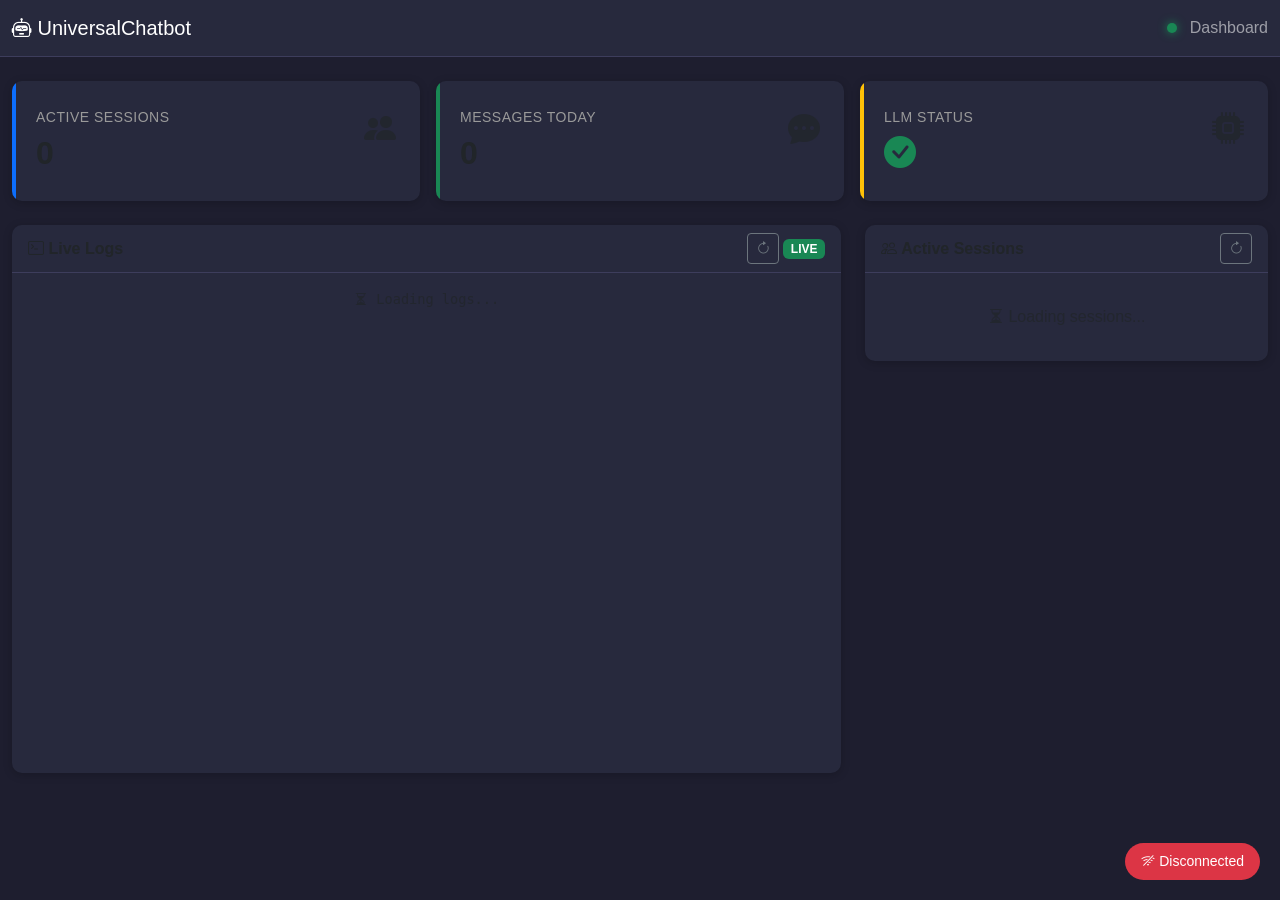
<file: backend/dashboard/templates/index.html>
<!DOCTYPE html>
<html lang="en">
<head>
    <meta charset="UTF-8">
    <meta name="viewport" content="width=device-width, initial-scale=1.0">
    <title>UniversalChatbot Dashboard</title>
    <link href="https://cdn.jsdelivr.net/npm/bootstrap@5.3.0/dist/css/bootstrap.min.css" rel="stylesheet">
    <link rel="stylesheet" href="https://cdn.jsdelivr.net/npm/bootstrap-icons@1.10.0/font/bootstrap-icons.css">
    <style>
        :root {
            --sidebar-width: 250px;
            --bg-dark: #1e1e2f;
            --bg-card: #27293d;
            --text-muted: #9a9a9a;
            --accent: #0d6efd;
            --success: #198754;
            --warning: #ffc107;
            --danger: #dc3545;
        }
        
        body {
            background-color: var(--bg-dark);
            color: #fff;
            font-family: -apple-system, BlinkMacSystemFont, "Segoe UI", Roboto, sans-serif;
        }
        
        .navbar {
            background-color: var(--bg-card) !important;
            border-bottom: 1px solid #3d3d5c;
        }
        
        .card {
            background-color: var(--bg-card);
            border: none;
            border-radius: 10px;
            box-shadow: 0 2px 10px rgba(0,0,0,0.2);
        }
        
        .card-header {
            background-color: transparent;
            border-bottom: 1px solid #3d3d5c;
            font-weight: 600;
        }
        
        .stat-card {
            padding: 1.5rem;
            position: relative;
            overflow: hidden;
        }
        
        .stat-card::before {
            content: '';
            position: absolute;
            top: 0;
            left: 0;
            width: 4px;
            height: 100%;
        }
        
        .stat-card.sessions::before { background-color: var(--accent); }
        .stat-card.messages::before { background-color: var(--success); }
        .stat-card.llm::before { background-color: var(--warning); }
        
        .stat-value {
            font-size: 2rem;
            font-weight: 700;
            margin: 0;
        }
        
        .stat-label {
            color: var(--text-muted);
            font-size: 0.875rem;
            text-transform: uppercase;
            letter-spacing: 0.5px;
        }
        
        .log-container {
            height: 500px;
            overflow-y: auto;
            font-family: "Consolas", "Monaco", monospace;
            font-size: 0.85rem;
        }
        
        .log-entry {
            padding: 8px 12px;
            border-bottom: 1px solid #3d3d5c;
            transition: background-color 0.2s;
        }
        
        .log-entry:hover {
            background-color: rgba(255,255,255,0.05);
        }
        
        .log-time {
            color: var(--text-muted);
            font-size: 0.75rem;
        }
        
        .log-level {
            padding: 2px 8px;
            border-radius: 4px;
            font-size: 0.75rem;
            font-weight: 600;
            text-transform: uppercase;
        }
        
        .log-level-INFO { background-color: var(--accent); }
        .log-level-DEBUG { background-color: #6c757d; }
        .log-level-WARNING { background-color: var(--warning); color: #000; }
        .log-level-ERROR { background-color: var(--danger); }
        
        .log-component {
            color: var(--accent);
            font-size: 0.75rem;
        }
        
        .log-message {
            margin-top: 4px;
            color: #e0e0e0;
        }
        
        .status-indicator {
            display: inline-block;
            width: 10px;
            height: 10px;
            border-radius: 50%;
            margin-right: 8px;
        }
        
        .status-online {
            background-color: var(--success);
            box-shadow: 0 0 10px var(--success);
        }
        
        .status-offline {
            background-color: var(--danger);
        }
        
        .session-item {
            background-color: rgba(255,255,255,0.05);
            border-radius: 8px;
            padding: 12px;
            margin-bottom: 8px;
        }
        
        .session-id {
            font-family: monospace;
            font-size: 0.85rem;
            color: var(--accent);
        }
        
        .refresh-btn {
            transition: transform 0.3s;
        }
        
        .refresh-btn.spinning {
            animation: spin 1s linear infinite;
        }
        
        @keyframes spin {
            from { transform: rotate(0deg); }
            to { transform: rotate(360deg); }
        }
        
        .connection-status {
            position: fixed;
            bottom: 20px;
            right: 20px;
            padding: 8px 16px;
            border-radius: 20px;
            font-size: 0.875rem;
            z-index: 1000;
        }
        
        .connection-status.connected {
            background-color: var(--success);
        }
        
        .connection-status.disconnected {
            background-color: var(--danger);
        }
        
        ::-webkit-scrollbar {
            width: 8px;
        }
        
        ::-webkit-scrollbar-track {
            background: var(--bg-dark);
        }
        
        ::-webkit-scrollbar-thumb {
            background: #3d3d5c;
            border-radius: 4px;
        }
        
        ::-webkit-scrollbar-thumb:hover {
            background: #555;
        }
    </style>
</head>
<body>
    <nav class="navbar navbar-expand-lg navbar-dark">
        <div class="container-fluid">
            <a class="navbar-brand" href="#">
                <i class="bi bi-robot"></i> UniversalChatbot
            </a>
            <span class="navbar-text">
                <span class="status-indicator status-online"></span>
                Dashboard
            </span>
        </div>
    </nav>

    <div class="container-fluid py-4">
        <div class="row g-4">
            <!-- Stats Cards -->
            <div class="col-12">
                <div class="row g-3">
                    <div class="col-md-4">
                        <div class="card stat-card sessions">
                            <div class="d-flex justify-content-between align-items-start">
                                <div>
                                    <span class="stat-label">Active Sessions</span>
                                    <p class="stat-value" id="stat-sessions">0</p>
                                </div>
                                <i class="bi bi-people-fill fs-2 text-muted"></i>
                            </div>
                        </div>
                    </div>
                    <div class="col-md-4">
                        <div class="card stat-card messages">
                            <div class="d-flex justify-content-between align-items-start">
                                <div>
                                    <span class="stat-label">Messages Today</span>
                                    <p class="stat-value" id="stat-messages">0</p>
                                </div>
                                <i class="bi bi-chat-dots-fill fs-2 text-muted"></i>
                            </div>
                        </div>
                    </div>
                    <div class="col-md-4">
                        <div class="card stat-card llm">
                            <div class="d-flex justify-content-between align-items-start">
                                <div>
                                    <span class="stat-label">LLM Status</span>
                                    <p class="stat-value" id="stat-llm">
                                        <i class="bi bi-check-circle-fill text-success"></i>
                                    </p>
                                </div>
                                <i class="bi bi-cpu-fill fs-2 text-muted"></i>
                            </div>
                        </div>
                    </div>
                </div>
            </div>

            <!-- Live Logs -->
            <div class="col-lg-8">
                <div class="card">
                    <div class="card-header d-flex justify-content-between align-items-center">
                        <span><i class="bi bi-terminal"></i> Live Logs</span>
                        <div>
                            <button class="btn btn-sm btn-outline-secondary" id="refreshLogs">
                                <i class="bi bi-arrow-clockwise"></i>
                            </button>
                            <span class="badge bg-success" id="live-indicator">LIVE</span>
                        </div>
                    </div>
                    <div class="card-body p-0">
                        <div class="log-container" id="logContainer">
                            <div class="p-3 text-center text-muted">
                                <i class="bi bi-hourglass-split"></i> Loading logs...
                            </div>
                        </div>
                    </div>
                </div>
            </div>

            <!-- Active Sessions -->
            <div class="col-lg-4">
                <div class="card">
                    <div class="card-header d-flex justify-content-between align-items-center">
                        <span><i class="bi bi-people"></i> Active Sessions</span>
                        <button class="btn btn-sm btn-outline-secondary" id="refreshSessions">
                            <i class="bi bi-arrow-clockwise"></i>
                        </button>
                    </div>
                    <div class="card-body" id="sessionsContainer">
                        <div class="text-center text-muted p-3">
                            <i class="bi bi-hourglass-split"></i> Loading sessions...
                        </div>
                    </div>
                </div>
            </div>
        </div>
    </div>

    <!-- Connection Status -->
    <div class="connection-status disconnected" id="connectionStatus">
        <i class="bi bi-wifi-off"></i> Disconnected
    </div>

    <script src="https://cdn.jsdelivr.net/npm/bootstrap@5.3.0/dist/js/bootstrap.bundle.min.js"></script>
    <script src="https://cdn.socket.io/4.5.0/socket.io.min.js"></script>
    <script>
        // Socket.IO connection
        const socket = io();
        
        // Connection status
        socket.on('connect', () => {
            document.getElementById('connectionStatus').className = 'connection-status connected';
            document.getElementById('connectionStatus').innerHTML = '<i class="bi bi-wifi"></i> Connected';
        });
        
        socket.on('disconnect', () => {
            document.getElementById('connectionStatus').className = 'connection-status disconnected';
            document.getElementById('connectionStatus').innerHTML = '<i class="bi bi-wifi-off"></i> Disconnected';
        });
        
        // New log from WebSocket
        socket.on('new_log', (log) => {
            prependLogEntry(log);
        });
        
        // Status message
        socket.on('status', (data) => {
            console.log('Dashboard status:', data.message);
        });

        // Elements
        const logContainer = document.getElementById('logContainer');
        const sessionsContainer = document.getElementById('sessionsContainer');
        const refreshLogsBtn = document.getElementById('refreshLogs');
        const refreshSessionsBtn = document.getElementById('refreshSessions');

        // Format timestamp
        function formatTime(timestamp) {
            if (!timestamp) return 'N/A';
            const date = new Date(timestamp);
            return date.toLocaleTimeString();
        }

        // Format full timestamp
        function formatDateTime(timestamp) {
            if (!timestamp) return 'N/A';
            const date = new Date(timestamp);
            return date.toLocaleString();
        }

        // Create log entry HTML
        function createLogEntry(log) {
            const level = (log.level || 'INFO').toUpperCase();
            const component = log.component || 'unknown';
            const message = log.message || log.msg || JSON.stringify(log);
            const timestamp = log.timestamp || log.time || new Date().toISOString();
            
            return `
                <div class="log-entry">
                    <div class="d-flex align-items-center gap-2 mb-1">
                        <span class="log-time">${formatTime(timestamp)}</span>
                        <span class="log-level log-level-${level}">${level}</span>
                        <span class="log-component">
                            <i class="bi bi-gear"></i> ${component}
                        </span>
                    </div>
                    <div class="log-message">${message}</div>
                </div>
            `;
        }

        // Prepend new log (for realtime updates)
        function prependLogEntry(log) {
            const html = createLogEntry(log);
            logContainer.insertAdjacentHTML('afterbegin', html);
            
            // Keep only last 100 entries
            const entries = logContainer.querySelectorAll('.log-entry');
            if (entries.length > 100) {
                for (let i = 100; i < entries.length; i++) {
                    entries[i].remove();
                }
            }
        }

        // Load logs
        async function loadLogs() {
            try {
                refreshLogsBtn.classList.add('spinning');
                const response = await fetch('/api/logs');
                const logs = await response.json();
                
                if (logs.length === 0) {
                    logContainer.innerHTML = `
                        <div class="p-3 text-center text-muted">
                            <i class="bi bi-inbox"></i> No logs yet
                        </div>
                    `;
                } else {
                    // Reverse to show newest first
                    const html = logs.reverse().map(createLogEntry).join('');
                    logContainer.innerHTML = html;
                }
            } catch (error) {
                logContainer.innerHTML = `
                    <div class="p-3 text-center text-danger">
                        <i class="bi bi-exclamation-triangle"></i> Failed to load logs: ${error.message}
                    </div>
                `;
            } finally {
                refreshLogsBtn.classList.remove('spinning');
            }
        }

        // Load stats
        async function loadStats() {
            try {
                const response = await fetch('/api/stats');
                const stats = await response.json();
                
                document.getElementById('stat-sessions').textContent = stats.sessions || 0;
                document.getElementById('stat-messages').textContent = stats.messages_today || 0;
                
                const llmStatusEl = document.getElementById('stat-llm');
                if (stats.llm_status) {
                    llmStatusEl.innerHTML = '<i class="bi bi-check-circle-fill text-success"></i>';
                } else {
                    llmStatusEl.innerHTML = '<i class="bi bi-x-circle-fill text-danger"></i>';
                }
            } catch (error) {
                console.error('Failed to load stats:', error);
            }
        }

        // Load sessions
        async function loadSessions() {
            try {
                refreshSessionsBtn.classList.add('spinning');
                const response = await fetch('/api/sessions');
                const sessions = await response.json();
                
                if (sessions.length === 0) {
                    sessionsContainer.innerHTML = `
                        <div class="text-center text-muted p-3">
                            <i class="bi bi-inbox"></i> No active sessions
                        </div>
                    `;
                } else {
                    sessionsContainer.innerHTML = sessions.map(session => `
                        <div class="session-item">
                            <div class="d-flex justify-content-between align-items-start">
                                <span class="session-id text-truncate" style="max-width: 150px;" title="${session.id}">
                                    ${session.id.substring(0, 12)}...
                                </span>
                                <span class="badge bg-info">
                                    ${session.message_count} msgs
                                </span>
                            </div>
                            <div class="mt-2 text-muted small">
                                <div><i class="bi bi-clock"></i> ${formatDateTime(session.created_at)}</div>
                                <div class="mt-1"><i class="bi bi-platform-nintendo"></i> ${session.platform}</div>
                            </div>
                        </div>
                    `).join('');
                }
            } catch (error) {
                sessionsContainer.innerHTML = `
                    <div class="text-center text-danger p-3">
                        <i class="bi bi-exclamation-triangle"></i> Failed to load sessions
                    </div>
                `;
            } finally {
                refreshSessionsBtn.classList.remove('spinning');
            }
        }

        // Refresh button handlers
        refreshLogsBtn.addEventListener('click', loadLogs);
        refreshSessionsBtn.addEventListener('click', loadSessions);

        // Auto-refresh every 5 seconds
        setInterval(() => {
            loadStats();
            loadSessions();
        }, 5000);

        // Initial load
        loadLogs();
        loadStats();
        loadSessions();
    </script>
</body>
</html>
</file>
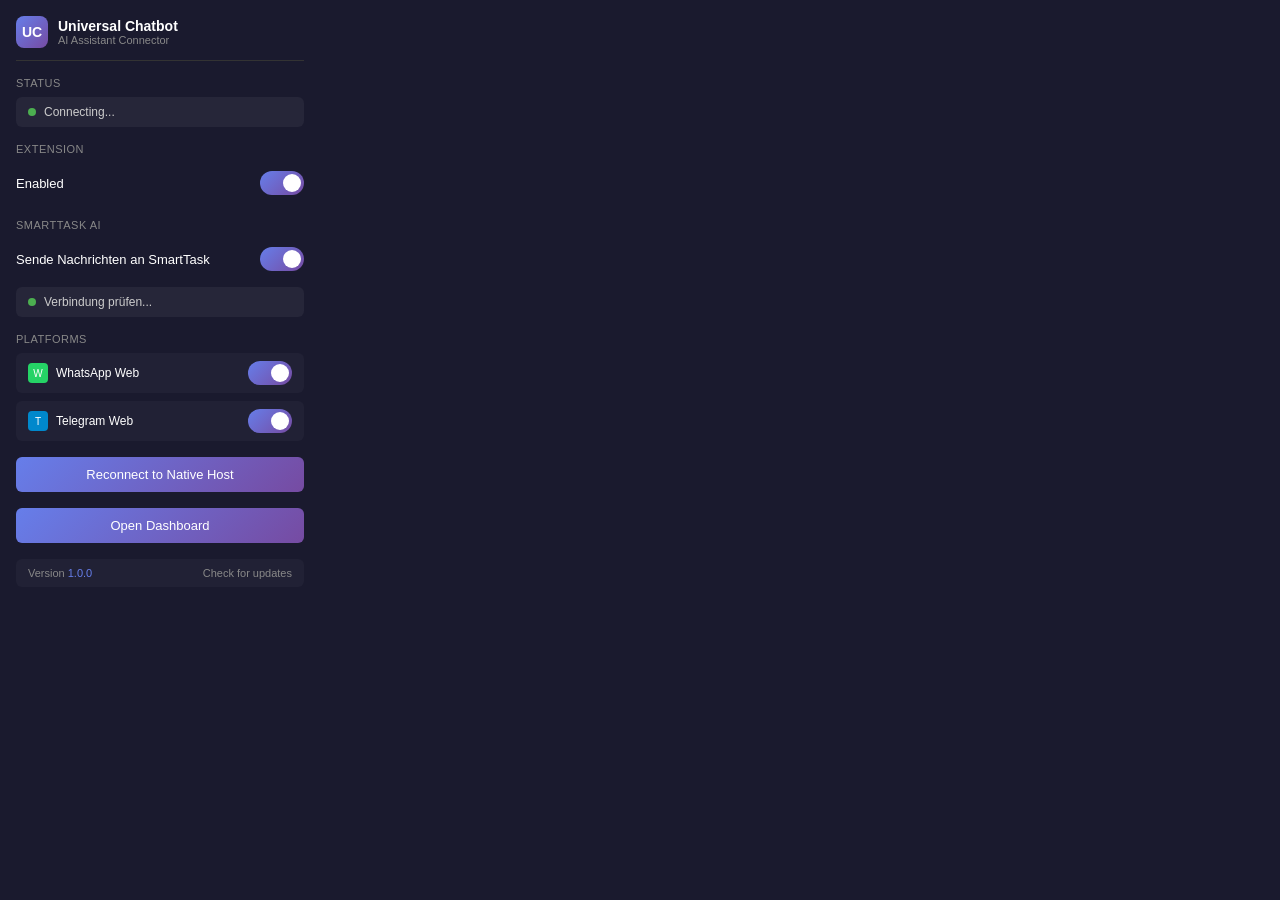
<file: extension/popup.html>
<!DOCTYPE html>
<html lang="en">
<head>
  <meta charset="UTF-8">
  <meta name="viewport" content="width=device-width, initial-scale=1.0">
  <title>Universal Chatbot Connector</title>
  <style>
    * {
      margin: 0;
      padding: 0;
      box-sizing: border-box;
    }
    
    body {
      width: 320px;
      min-height: 200px;
      font-family: -apple-system, BlinkMacSystemFont, 'Segoe UI', Roboto, sans-serif;
      background: #1a1a2e;
      color: #fff;
      padding: 16px;
    }
    
    .header {
      display: flex;
      align-items: center;
      gap: 10px;
      margin-bottom: 16px;
      padding-bottom: 12px;
      border-bottom: 1px solid #333;
    }
    
    .logo {
      width: 32px;
      height: 32px;
      background: linear-gradient(135deg, #667eea 0%, #764ba2 100%);
      border-radius: 8px;
      display: flex;
      align-items: center;
      justify-content: center;
      font-weight: bold;
      font-size: 14px;
    }
    
    .title {
      font-size: 14px;
      font-weight: 600;
    }
    
    .subtitle {
      font-size: 11px;
      color: #888;
    }
    
    .section {
      margin-bottom: 16px;
    }
    
    .section-title {
      font-size: 11px;
      text-transform: uppercase;
      color: #888;
      margin-bottom: 8px;
      letter-spacing: 0.5px;
    }
    
    .toggle-row {
      display: flex;
      align-items: center;
      justify-content: space-between;
      padding: 8px 0;
    }
    
    .toggle-label {
      font-size: 13px;
      display: flex;
      align-items: center;
      gap: 8px;
    }
    
    .toggle-switch {
      position: relative;
      width: 44px;
      height: 24px;
    }
    
    .toggle-switch input {
      opacity: 0;
      width: 0;
      height: 0;
    }
    
    .slider {
      position: absolute;
      cursor: pointer;
      top: 0;
      left: 0;
      right: 0;
      bottom: 0;
      background-color: #444;
      transition: .3s;
      border-radius: 24px;
    }
    
    .slider:before {
      position: absolute;
      content: "";
      height: 18px;
      width: 18px;
      left: 3px;
      bottom: 3px;
      background-color: white;
      transition: .3s;
      border-radius: 50%;
    }
    
    input:checked + .slider {
      background: linear-gradient(135deg, #667eea 0%, #764ba2 100%);
    }
    
    input:checked + .slider:before {
      transform: translateX(20px);
    }
    
    .status-row {
      display: flex;
      align-items: center;
      gap: 8px;
      padding: 8px 12px;
      background: rgba(255,255,255,0.05);
      border-radius: 6px;
      margin-bottom: 8px;
    }
    
    .status-dot {
      width: 8px;
      height: 8px;
      border-radius: 50%;
      background: #4CAF50;
    }
    
    .status-dot.disconnected {
      background: #f44336;
    }
    
    .status-dot.connecting {
      background: #ff9800;
      animation: pulse 1s infinite;
    }
    
    @keyframes pulse {
      0%, 100% { opacity: 1; }
      50% { opacity: 0.5; }
    }
    
    .status-text {
      font-size: 12px;
      color: #ccc;
    }
    
    .platform-tag {
      display: inline-flex;
      align-items: center;
      gap: 4px;
      padding: 4px 8px;
      background: rgba(102, 126, 234, 0.2);
      border-radius: 4px;
      font-size: 11px;
      color: #667eea;
    }
    
    .btn {
      width: 100%;
      padding: 10px 16px;
      background: linear-gradient(135deg, #667eea 0%, #764ba2 100%);
      border: none;
      border-radius: 6px;
      color: white;
      font-size: 13px;
      cursor: pointer;
      transition: opacity 0.2s;
    }
    
    .btn:hover {
      opacity: 0.9;
    }
    
    .btn:disabled {
      opacity: 0.5;
      cursor: not-allowed;
    }
    
    .btn-secondary {
      background: rgba(255,255,255,0.1) !important;
      margin-bottom: 8px;
    }
    
    .platform-list {
      display: flex;
      flex-direction: column;
      gap: 8px;
    }
    
    .platform-item {
      display: flex;
      align-items: center;
      justify-content: space-between;
      padding: 8px 12px;
      background: rgba(255,255,255,0.03);
      border-radius: 6px;
    }
    
    .platform-name {
      font-size: 12px;
      display: flex;
      align-items: center;
      gap: 8px;
    }
    
    .platform-icon {
      width: 20px;
      height: 20px;
      border-radius: 4px;
      display: flex;
      align-items: center;
      justify-content: center;
      font-size: 10px;
    }
    
    .whatsapp { background: #25D366; }
    .telegram { background: #0088cc; }

    /* Update Notification Styles */
    .update-banner {
      background: linear-gradient(135deg, #ff9800 0%, #f44336 100%);
      border-radius: 8px;
      padding: 12px;
      margin-bottom: 16px;
      cursor: pointer;
      transition: transform 0.2s, box-shadow 0.2s;
    }
    
    .update-banner:hover {
      transform: translateY(-1px);
      box-shadow: 0 4px 12px rgba(255, 152, 0, 0.3);
    }
    
    .update-banner-content {
      display: flex;
      align-items: center;
      gap: 10px;
    }
    
    .update-icon {
      font-size: 20px;
    }
    
    .update-text {
      flex: 1;
    }
    
    .update-title {
      font-size: 13px;
      font-weight: 600;
      color: #fff;
    }
    
    .update-subtitle {
      font-size: 11px;
      color: rgba(255,255,255,0.8);
    }
    
    .update-arrow {
      font-size: 14px;
      color: rgba(255,255,255,0.8);
    }
    
    .version-info {
      display: flex;
      align-items: center;
      justify-content: space-between;
      padding: 8px 12px;
      background: rgba(255,255,255,0.03);
      border-radius: 6px;
      margin-top: 12px;
      font-size: 11px;
      color: #888;
    }
    
    .version-number {
      color: #667eea;
      font-weight: 500;
    }

    .hidden {
      display: none !important;
    }

    /* Update Modal */
    .update-modal {
      position: fixed;
      top: 0;
      left: 0;
      right: 0;
      bottom: 0;
      background: rgba(0,0,0,0.8);
      display: flex;
      align-items: center;
      justify-content: center;
      z-index: 1000;
      opacity: 0;
      visibility: hidden;
      transition: opacity 0.3s, visibility 0.3s;
    }
    
    .update-modal.active {
      opacity: 1;
      visibility: visible;
    }
    
    .update-modal-content {
      background: #1a1a2e;
      border: 1px solid #667eea;
      border-radius: 12px;
      padding: 20px;
      width: 280px;
      max-height: 400px;
      overflow-y: auto;
      transform: scale(0.9);
      transition: transform 0.3s;
    }
    
    .update-modal.active .update-modal-content {
      transform: scale(1);
    }
    
    .update-modal-header {
      display: flex;
      align-items: center;
      gap: 10px;
      margin-bottom: 16px;
    }
    
    .update-modal-icon {
      font-size: 24px;
    }
    
    .update-modal-title {
      font-size: 16px;
      font-weight: 600;
    }
    
    .update-modal-version {
      font-size: 12px;
      color: #888;
      margin-bottom: 12px;
    }
    
    .update-modal-body {
      font-size: 12px;
      color: #ccc;
      line-height: 1.5;
      margin-bottom: 16px;
      max-height: 150px;
      overflow-y: auto;
    }
    
    .update-modal-actions {
      display: flex;
      flex-direction: column;
      gap: 8px;
    }
    
    .update-btn {
      width: 100%;
      padding: 10px 16px;
      border: none;
      border-radius: 6px;
      font-size: 13px;
      font-weight: 500;
      cursor: pointer;
      transition: opacity 0.2s;
    }
    
    .update-btn:hover {
      opacity: 0.9;
    }
    
    .update-btn-primary {
      background: linear-gradient(135deg, #667eea 0%, #764ba2 100%);
      color: white;
    }
    
    .update-btn-secondary {
      background: rgba(255,255,255,0.1);
      color: #ccc;
    }
    
    .update-btn-link {
      background: transparent;
      color: #667eea;
      text-decoration: underline;
      padding: 6px;
    }
  </style>
</head>
<body>
  <!-- Update Modal -->
  <div id="updateModal" class="update-modal">
    <div class="update-modal-content">
      <div class="update-modal-header">
        <span class="update-modal-icon">🔄</span>
        <span class="update-modal-title">Update Available</span>
      </div>
      <div class="update-modal-version">
        <span id="modalCurrentVersion"></span> → <span id="modalNewVersion" class="version-number"></span>
      </div>
      <div id="updateModalBody" class="update-modal-body">
        Release notes will appear here...
      </div>
      <div class="update-modal-actions">
        <button id="updateNowBtn" class="update-btn update-btn-primary">Update Now</button>
        <button id="updateLaterBtn" class="update-btn update-btn-secondary">Later</button>
        <button id="viewReleaseBtn" class="update-btn update-btn-link">View Release Notes →</button>
      </div>
    </div>
  </div>

  <!-- Main Content -->
  <div class="header">
    <div class="logo">UC</div>
    <div>
      <div class="title">Universal Chatbot</div>
      <div class="subtitle">AI Assistant Connector</div>
    </div>
  </div>
  
  <!-- Update Banner -->
  <div id="updateBanner" class="update-banner hidden">
    <div class="update-banner-content">
      <span class="update-icon">🔄</span>
      <div class="update-text">
        <div class="update-title">Update Available</div>
        <div class="update-subtitle">Click to install v<span id="updateVersion"></span></div>
      </div>
      <span class="update-arrow">→</span>
    </div>
  </div>
  
  <div class="section">
    <div class="section-title">Status</div>
    <div class="status-row">
      <div class="status-dot" id="nativeStatus"></div>
      <span class="status-text" id="nativeStatusText">Connecting...</span>
    </div>
  </div>
  
  <div class="section">
    <div class="section-title">Extension</div>
    <div class="toggle-row">
      <span class="toggle-label">Enabled</span>
      <label class="toggle-switch">
        <input type="checkbox" id="enableToggle" checked>
        <span class="slider"></span>
      </label>
    </div>
  </div>
  
  <div class="section">
    <div class="section-title">SmartTask AI</div>
    <div class="toggle-row">
      <span class="toggle-label">Sende Nachrichten an SmartTask</span>
      <label class="toggle-switch">
        <input type="checkbox" id="smarttaskToggle" checked>
        <span class="slider"></span>
      </label>
    </div>
    <div class="status-row" style="margin-top: 8px;">
      <div class="status-dot" id="smarttaskStatus"></div>
      <span class="status-text" id="smarttaskStatusText">Verbindung prüfen...</span>
    </div>
  </div>
  
  <div class="section">
    <div class="section-title">Platforms</div>
    <div class="platform-list">
      <div class="platform-item">
        <span class="platform-name">
          <span class="platform-icon whatsapp">W</span>
          WhatsApp Web
        </span>
        <label class="toggle-switch">
          <input type="checkbox" class="platform-toggle" data-platform="web.whatsapp.com" checked>
          <span class="slider"></span>
        </label>
      </div>
      <div class="platform-item">
        <span class="platform-name">
          <span class="platform-icon telegram">T</span>
          Telegram Web
        </span>
        <label class="toggle-switch">
          <input type="checkbox" class="platform-toggle" data-platform="web.telegram.org" checked>
          <span class="slider"></span>
        </label>
      </div>
    </div>
  </div>
  
  <div class="section">
    <button class="btn" id="reconnectBtn">Reconnect to Native Host</button>
  </div>
  
  <div class="section">
    <button class="btn" id="openDashboardBtn">Open Dashboard</button>
  </div>

  <div class="version-info">
    <span>Version <span id="currentVersion" class="version-number">1.0.0</span></span>
    <span id="checkForUpdate">Check for updates</span>
  </div>
  
  <script src="popup.js"></script>
</body>
</html>
</file>
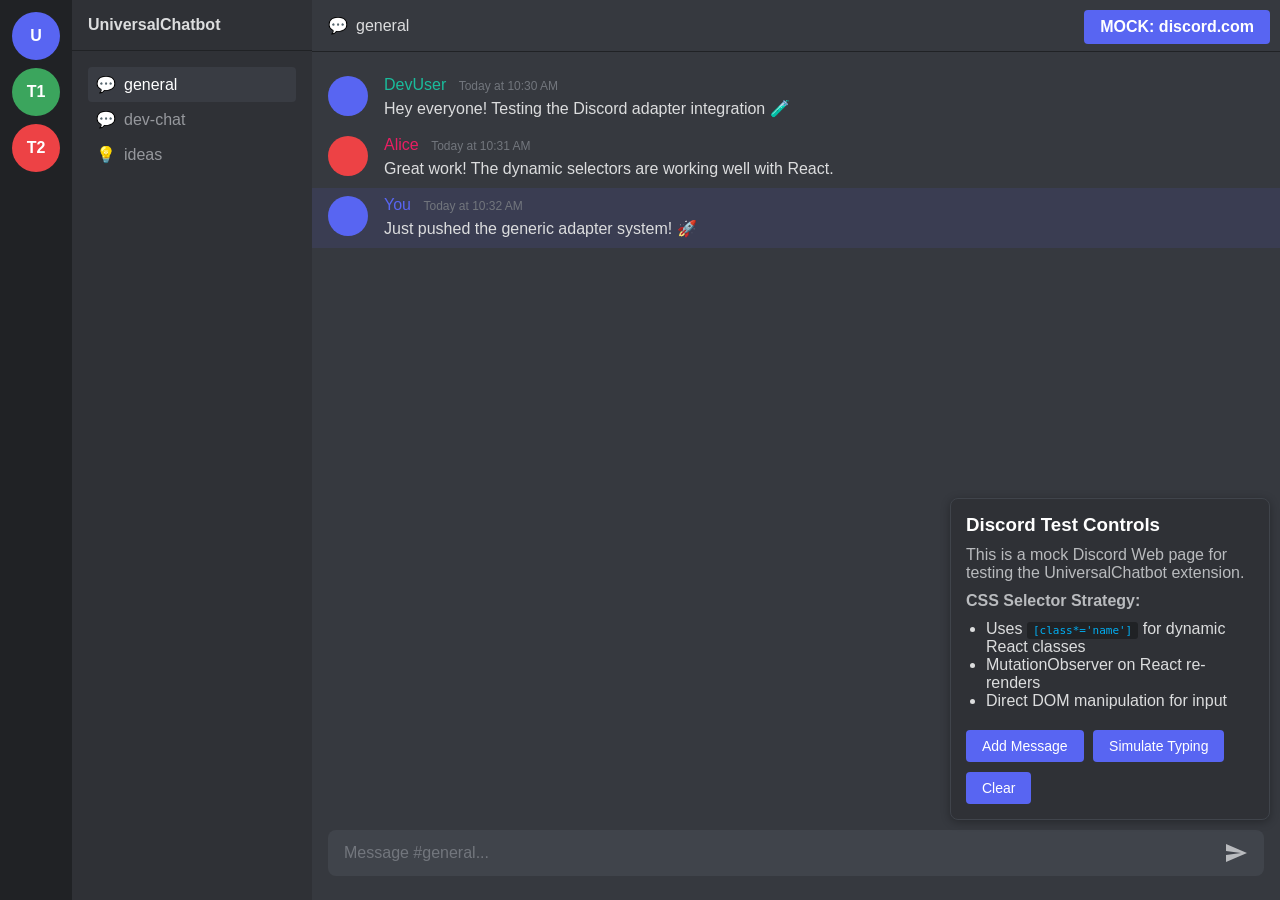
<file: test/test_pages/discord_mock.html>
<!DOCTYPE html>
<html lang="en">
<head>
    <meta charset="UTF-8">
    <meta name="viewport" content="width=device-width, initial-scale=1.0">
    <title>Discord - Mock Test Page</title>
    <style>
        * {
            margin: 0;
            padding: 0;
            box-sizing: border-box;
        }
        
        body {
            font-family: "Whitney", "Helvetica Neue", Helvetica, Arial, sans-serif;
            background: #36393f;
            color: #dcddde;
            height: 100vh;
            display: flex;
            overflow: hidden;
        }
        
        .server-sidebar {
            width: 72px;
            background: #202225;
            display: flex;
            flex-direction: column;
            align-items: center;
            padding: 12px 0;
        }
        
        .server-icon {
            width: 48px;
            height: 48px;
            border-radius: 50%;
            background: #5865f2;
            margin-bottom: 8px;
            display: flex;
            align-items: center;
            justify-content: center;
            color: #fff;
            font-weight: bold;
        }
        
        .channel-sidebar {
            width: 240px;
            background: #2f3136;
            display: flex;
            flex-direction: column;
        }
        
        .channel-header {
            background: #2f3136;
            padding: 16px;
            border-bottom: 1px solid #202225;
            font-weight: bold;
        }
        
        .channel-list {
            flex: 1;
            padding: 16px;
        }
        
        .channel-item {
            padding: 8px;
            border-radius: 4px;
            cursor: pointer;
            display: flex;
            align-items: center;
            color: #96989d;
        }
        
        .channel-item:hover {
            background: #34373c;
            color: #dcddde;
        }
        
        .channel-item.active {
            background: #393c43;
            color: #fff;
        }
        
        .main-chat {
            flex: 1;
            display: flex;
            flex-direction: column;
            background: #36393f;
        }
        
        .chat-header {
            background: #36393f;
            padding: 16px;
            border-bottom: 1px solid #202225;
            display: flex;
            align-items: center;
        }
        
        .chat-header h2 {
            font-size: 16px;
            font-weight: bold;
        }
        
        /* Discord-style chat content area */
        .chatContent-3AMOQk {
            flex: 1;
            overflow-y: auto;
            padding: 16px;
        }
        
        /* Discord-style message list items */
        .messageListItem-ZZ7v6g {
            display: flex;
            padding: 8px 16px;
            margin-left: -16px;
            margin-right: -16px;
        }
        
        .messageListItem-ZZ7v6g:hover {
            background: rgba(50, 53, 59, 0.5);
        }
        
        .message-avatar {
            width: 40px;
            height: 40px;
            border-radius: 50%;
            background: #5865f2;
            margin-right: 16px;
            flex-shrink: 0;
        }
        
        .message-content {
            flex: 1;
        }
        
        /* Discord-style username */
        .username-1A8OIy {
            font-weight: 500;
            color: #fff;
            margin-right: 8px;
        }
        
        /* Discord-style timestamp */
        .timestamp-3ZCmNB {
            font-size: 12px;
            color: #72767d;
        }
        
        /* Discord-style message content */
        .messageContent-2qWWxC {
            color: #dcddde;
            font-size: 16px;
            line-height: 1.375;
            margin-top: 4px;
        }
        
        .chat-input-container {
            background: #36393f;
            padding: 0 16px 24px;
        }
        
        .chat-input-wrapper {
            background: #40444b;
            border-radius: 8px;
            display: flex;
            align-items: center;
            padding: 11px 16px;
        }
        
        /* Discord-style slate text area */
        .slateTextArea-1j0ZXu {
            flex: 1;
            background: transparent;
            border: none;
            outline: none;
            color: #dcddde;
            font-size: 1rem;
            line-height: 1.375;
        }
        
        .slateTextArea-1j0ZXu::placeholder {
            color: #72767d;
        }
        
        /* Discord-style send icon */
        .sendIcon-UO5oUA {
            color: #b9bbbe;
            cursor: pointer;
            margin-left: 16px;
        }
        
        .sendIcon-UO5oUA:hover {
            color: #dcddde;
        }
        
        /* Discord-style messages wrapper for MutationObserver */
        .messagesWrapper-1sRNjr {
            position: relative;
        }
        
        /* Discord-style system message indicator */
        .isSystemMessage-1NVXvF {
            background: rgba(88, 101, 242, 0.1);
        }
        
        /* Discord-style typing indicator */
        .typingDots-1Yni75 {
            display: flex;
            align-items: center;
            color: #72767d;
            font-size: 14px;
            padding: 8px 16px;
        }
        
        .typing-dot {
            width: 6px;
            height: 6px;
            border-radius: 50%;
            background: #72767d;
            margin: 0 2px;
            animation: typing 1.4s infinite;
        }
        
        .typing-dot:nth-child(2) {
            animation-delay: 0.2s;
        }
        
        .typing-dot:nth-child(3) {
            animation-delay: 0.4s;
        }
        
        @keyframes typing {
            0%, 60%, 100% { transform: translateY(0); }
            30% { transform: translateY(-4px); }
        }
        
        .platform-label {
            position: fixed;
            top: 10px;
            right: 10px;
            background: #5865f2;
            color: #fff;
            padding: 8px 16px;
            border-radius: 4px;
            font-weight: bold;
            z-index: 1000;
        }
        
        .instructions {
            position: fixed;
            bottom: 80px;
            right: 10px;
            background: #2f3136;
            padding: 15px;
            border-radius: 8px;
            box-shadow: 0 2px 10px rgba(0,0,0,0.3);
            max-width: 320px;
            z-index: 1000;
            border: 1px solid #40444b;
        }
        
        .instructions h3 {
            margin-bottom: 10px;
            color: #fff;
        }
        
        .instructions p {
            color: #b9bbbe;
            margin-bottom: 10px;
        }
        
        .instructions code {
            background: #202225;
            padding: 2px 6px;
            border-radius: 3px;
            font-size: 11px;
            color: #00aff4;
        }
        
        .instructions button {
            margin-top: 10px;
            margin-right: 5px;
            padding: 8px 16px;
            border: none;
            background: #5865f2;
            color: #fff;
            border-radius: 4px;
            cursor: pointer;
            font-size: 14px;
        }
        
        .instructions button:hover {
            background: #4752c4;
        }
    </style>
</head>
<body>
    <div class="platform-label">MOCK: discord.com</div>
    
    <div class="server-sidebar">
        <div class="server-icon">U</div>
        <div class="server-icon" style="background: #3ba55d;">T1</div>
        <div class="server-icon" style="background: #ed4245;">T2</div>
    </div>
    
    <div class="channel-sidebar">
        <div class="channel-header">UniversalChatbot</div>
        <div class="channel-list">
            <div class="channel-item active">
                <span>💬</span><span style="margin-left: 8px;">general</span>
            </div>
            <div class="channel-item">
                <span>💬</span><span style="margin-left: 8px;">dev-chat</span>
            </div>
            <div class="channel-item">
                <span>💡</span><span style="margin-left: 8px;">ideas</span>
            </div>
        </div>
    </div>
    
    <div class="main-chat">
        <div class="chat-header">
            <span>💬</span><span style="margin-left: 8px;">general</span>
        </div>
        
        <div class="chatContent-3AMOQk" id="chatContent">
            <div class="messagesWrapper-1sRNjr" id="messagesWrapper">
                <!-- Message 1 -->
                <div class="messageListItem-ZZ7v6g" data-id="dmsg1">
                    <div class="message-avatar"></div>
                    <div class="message-content">
                        <div>
                            <span class="username-1A8OIy" style="color: #1abc9c;">DevUser</span>
                            <time class="timestamp-3ZCmNB">Today at 10:30 AM</time>
                        </div>
                        <div class="messageContent-2qWWxC">
                            Hey everyone! Testing the Discord adapter integration 🧪
                        </div>
                    </div>
                </div>
                
                <!-- Message 2 -->
                <div class="messageListItem-ZZ7v6g" data-id="dmsg2">
                    <div class="message-avatar" style="background: #ed4245;"></div>
                    <div class="message-content">
                        <div>
                            <span class="username-1A8OIy" style="color: #e91e63;">Alice</span>
                            <time class="timestamp-3ZCmNB">Today at 10:31 AM</time>
                        </div>
                        <div class="messageContent-2qWWxC">
                            Great work! The dynamic selectors are working well with React.
                        </div>
                    </div>
                </div>
                
                <!-- Message 3 -->
                <div class="messageListItem-ZZ7v6g isSystemMessage-1NVXvF" data-id="dmsg3" data-is-author-self="true">
                    <div class="message-avatar" style="background: #5865f2;"></div>
                    <div class="message-content">
                        <div>
                            <span class="username-1A8OIy" style="color: #5865f2;">You</span>
                            <time class="timestamp-3ZCmNB">Today at 10:32 AM</time>
                        </div>
                        <div class="messageContent-2qWWxC">
                            Just pushed the generic adapter system! 🚀
                        </div>
                    </div>
                </div>
            </div>
        </div>
        
        <div class="chat-input-container">
            <div class="chat-input-wrapper">
                <input type="text" class="slateTextArea-1j0ZXu" id="messageInput" placeholder="Message #general..." />
                <svg class="sendIcon-UO5oUA" width="24" height="24" viewBox="0 0 24 24" fill="currentColor" onclick="sendDiscordMessage()">
                    <path d="M2.01 21L23 12 2.01 3 2 10l15 2-15 2z"/>
                </svg>
            </div>
        </div>
    </div>
    
    <div class="instructions">
        <h3>Discord Test Controls</h3>
        <p>This is a mock Discord Web page for testing the UniversalChatbot extension.</p>
        
        <p><strong>CSS Selector Strategy:</strong></p>
        <ul style="margin: 10px 0; padding-left: 20px;">
            <li>Uses <code>[class*='name']</code> for dynamic React classes</li>
            <li>MutationObserver on React re-renders</li>
            <li>Direct DOM manipulation for input</li>
        </ul>
        
        <button onclick="addDiscordMessage()">Add Message</button>
        <button onclick="simulateTyping()">Simulate Typing</button>
        <button onclick="clearDiscordMessages()">Clear</button>
    </div>
    
    <script>
        const discordMessages = [
            { user: 'DevUser', color: '#1abc9c', text: 'The Discord selectors are tricky with dynamic classes!' },
            { user: 'Alice', color: '#e91e63', text: 'Using [class*=""] works great for partial matching.' },
            { user: 'Bob', color: '#f1c40f', text: 'MutationObserver catches React updates nicely.' },
            { user: 'DevUser', color: '#1abc9c', text: 'The generic adapter system is really flexible 🎉' },
            { user: 'Alice', color: '#e91e63', text: 'Platform detection works across all three adapters now.' },
            { user: 'Charlie', color: '#f39c12', text: 'Let me test WhatsApp and Telegram too.' },
        ];
        
        let msgIndex = 0;
        let typingTimeout;
        
        function addDiscordMessage() {
            const messagesWrapper = document.getElementById('messagesWrapper');
            const msg = discordMessages[msgIndex % discordMessages.length];
            
            const messageEl = document.createElement('div');
            messageEl.className = 'messageListItem-ZZ7v6g';
            messageEl.setAttribute('data-id', 'dmsg_' + Date.now());
            messageEl.innerHTML = `
                <div class="message-avatar" style="background: ${msg.color};"></div>
                <div class="message-content">
                    <div>
                        <span class="username-1A8OIy" style="color: ${msg.color};">${msg.user}</span>
                        <time class="timestamp-3ZCmNB">${new Date().toLocaleTimeString([], {hour: '2-digit', minute:'2-digit'})}</time>
                    </div>
                    <div class="messageContent-2qWWxC">${msg.text}</div>
                </div>
            `;
            
            messagesWrapper.appendChild(messageEl);
            document.getElementById('chatContent').scrollTop = document.getElementById('chatContent').scrollHeight;
            msgIndex++;
        }
        
        function simulateTyping() {
            const chatContent = document.getElementById('chatContent');
            
            // Check if typing indicator exists
            let typingIndicator = document.querySelector('.typingDots-1Yni75');
            if (typingIndicator) {
                typingIndicator.remove();
                clearTimeout(typingTimeout);
            } else {
                // Add typing indicator
                typingIndicator = document.createElement('div');
                typingIndicator.className = 'typingDots-1Yni75';
                typingIndicator.innerHTML = `
                    <span>DevUser is typing</span>
                    <div class="typing-dot"></div>
                    <div class="typing-dot"></div>
                    <div class="typing-dot"></div>
                `;
                chatContent.appendChild(typingIndicator);
                chatContent.scrollTop = chatContent.scrollHeight;
                
                // Remove after 3 seconds
                typingTimeout = setTimeout(() => {
                    if (typingIndicator.parentNode) {
                        typingIndicator.remove();
                    }
                }, 3000);
            }
        }
        
        function clearDiscordMessages() {
            const messagesWrapper = document.getElementById('messagesWrapper');
            const existing = Array.from(messagesWrapper.children);
            existing.slice(3).forEach(el => el.remove());
            msgIndex = 0;
        }
        
        function sendDiscordMessage() {
            const input = document.getElementById('messageInput');
            const text = input.value.trim();
            
            if (!text) return;
            
            const messagesWrapper = document.getElementById('messagesWrapper');
            const messageEl = document.createElement('div');
            messageEl.className = 'messageListItem-ZZ7v6g isSystemMessage-1NVXvF';
            messageEl.setAttribute('data-id', 'own_dmsg_' + Date.now());
            messageEl.setAttribute('data-is-author-self', 'true');
            messageEl.innerHTML = `
                <div class="message-avatar" style="background: #5865f2;"></div>
                <div class="message-content">
                    <div>
                        <span class="username-1A8OIy" style="color: #5865f2;">You</span>
                        <time class="timestamp-3ZCmNB">${new Date().toLocaleTimeString([], {hour: '2-digit', minute:'2-digit'})}</time>
                    </div>
                    <div class="messageContent-2qWWxC">${text}</div>
                </div>
            `;
            
            messagesWrapper.appendChild(messageEl);
            document.getElementById('chatContent').scrollTop = document.getElementById('chatContent').scrollHeight;
            input.value = '';
        }
        
        // Handle Enter key
        document.getElementById('messageInput').addEventListener('keypress', function(e) {
            if (e.key === 'Enter') {
                sendDiscordMessage();
            }
        });
        
        // Auto-add messages every 15 seconds
        setInterval(() => {
            if (Math.random() > 0.6) {
                addDiscordMessage();
            }
        }, 15000);
    </script>
</body>
</html>
</file>
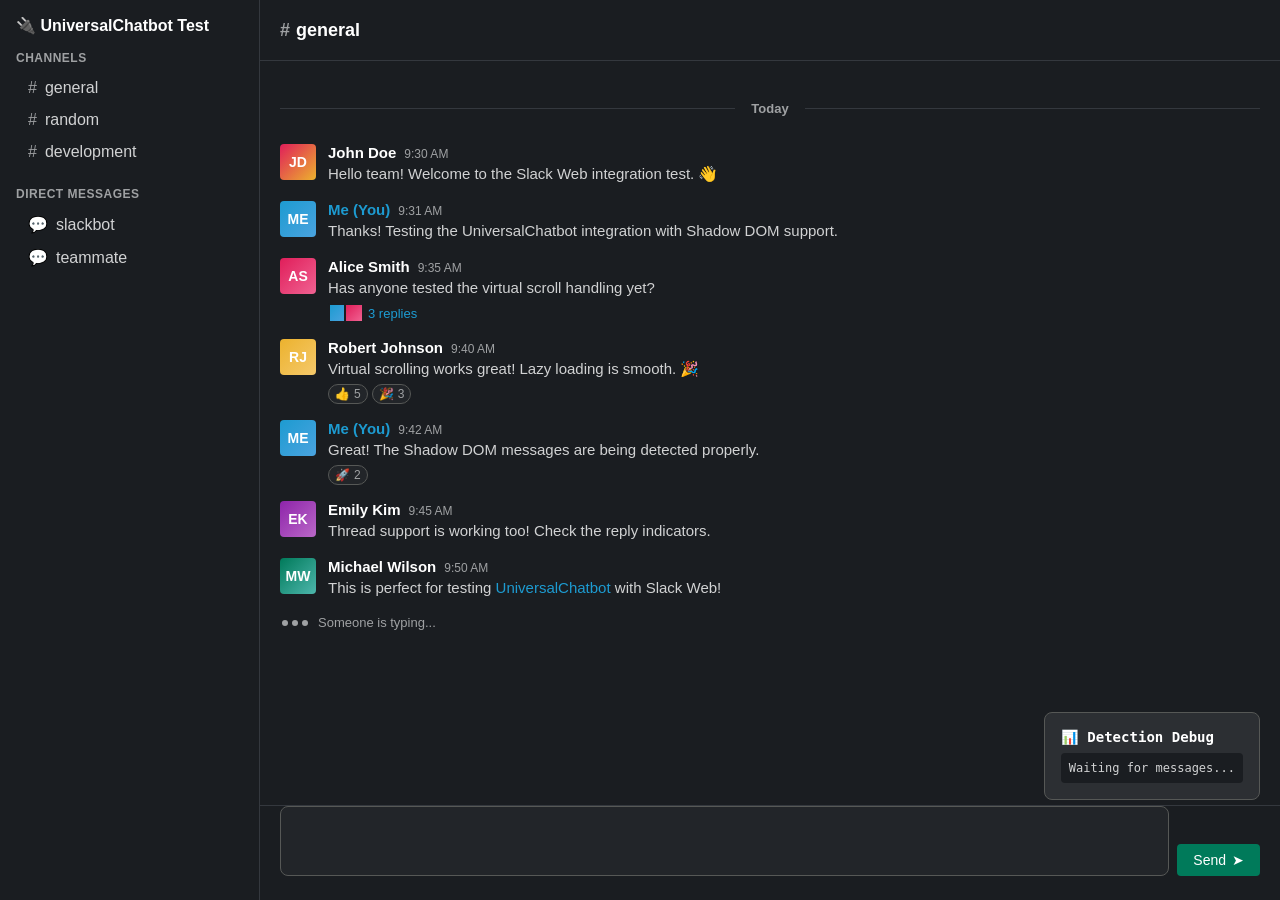
<file: test/test_pages/slack_mock.html>
<!DOCTYPE html>
<html lang="en">
<head>
  <meta charset="UTF-8">
  <meta name="viewport" content="width=device-width, initial-scale=1.0">
  <title>Slack Web Mock - Test Page</title>
  <style>
    * {
      margin: 0;
      padding: 0;
      box-sizing: border-box;
    }
    
    body {
      font-family: -apple-system, BlinkMacSystemFont, 'Segoe UI', Roboto, Oxygen, Ubuntu, sans-serif;
      background: #1a1d21;
      color: #d1d2d3;
      height: 100vh;
      overflow: hidden;
    }
    
    .p-workspace {
      display: flex;
      height: 100vh;
    }
    
    /* Sidebar */
    .p-workspace__sidebar {
      width: 260px;
      background: #1a1d21;
      border-right: 1px solid #34383e;
      padding: 16px;
    }
    
    .p-workspace__sidebar h2 {
      font-size: 16px;
      margin-bottom: 16px;
      color: #fff;
    }
    
    .sidebar-section {
      margin-bottom: 20px;
    }
    
    .sidebar-section h3 {
      font-size: 12px;
      color: #9fa1a3;
      text-transform: uppercase;
      letter-spacing: 0.5px;
      margin-bottom: 8px;
    }
    
    .channel-item, .dm-item {
      padding: 6px 12px;
      border-radius: 4px;
      cursor: pointer;
      margin-bottom: 2px;
      display: flex;
      align-items: center;
    }
    
    .channel-item:hover, .dm-item:hover {
      background: #2c2f33;
    }
    
    .channel-icon {
      margin-right: 8px;
      color: #9fa1a3;
    }
    
    /* Main Content */
    .p-workspace__primary_view {
      flex: 1;
      display: flex;
      flex-direction: column;
      background: #1a1d21;
    }
    
    /* Header */
    .p-view_header {
      height: 61px;
      border-bottom: 1px solid #34383e;
      display: flex;
      align-items: center;
      padding: 0 20px;
      background: #1a1d21;
    }
    
    .p-view_header__title {
      font-size: 18px;
      font-weight: 700;
      color: #fff;
      display: flex;
      align-items: center;
    }
    
    .channel-hash {
      color: #9fa1a3;
      margin-right: 6px;
    }
    
    /* Message List Container with Shadow DOM */
    .p-workspace__primary_view_contents {
      flex: 1;
      overflow: hidden;
      position: relative;
    }
    
    /* Virtual List Container */
    .virtual-list-container {
      height: 100%;
      overflow-y: auto;
    }
    
    /* Message Area */
    .c-virtual_list {
      padding: 20px 0;
    }
    
    .c-message_list {
      display: flex;
      flex-direction: column;
    }
    
    /* Message Row */
    .c-message {
      padding: 8px 20px;
      display: flex;
      align-items: flex-start;
      position: relative;
      transition: background-color 0.1s;
    }
    
    .c-message:hover {
      background: #2c2f33;
    }
    
    .c-message--sent {
      /* Special styling for own messages */
    }
    
    .c-message__avatar {
      width: 36px;
      height: 36px;
      border-radius: 4px;
      background: linear-gradient(135deg, #e01e5a, #ecb22e);
      margin-right: 12px;
      flex-shrink: 0;
      display: flex;
      align-items: center;
      justify-content: center;
      font-size: 14px;
      font-weight: 700;
      color: #fff;
    }
    
    .c-message__content {
      flex: 1;
      min-width: 0;
    }
    
    .c-message__header {
      display: flex;
      align-items: baseline;
      margin-bottom: 2px;
    }
    
    .c-message__sender {
      font-weight: 700;
      color: #fff;
      margin-right: 8px;
      font-size: 15px;
    }
    
    .c-message__sender--self {
      color: #1d9bd1;
    }
    
    .c-timestamp {
      font-size: 12px;
      color: #9fa1a3;
    }
    
    .c-message__body {
      font-size: 15px;
      line-height: 1.46668;
      color: #d1d2d3;
      word-wrap: break-word;
    }
    
    .c-message__body a {
      color: #1d9bd1;
      text-decoration: none;
    }
    
    .c-message__body a:hover {
      text-decoration: underline;
    }
    
    /* Thread indicator */
    .c-message__thread {
      display: flex;
      align-items: center;
      margin-top: 4px;
      color: #1d9bd1;
      font-size: 13px;
      cursor: pointer;
    }
    
    .c-message__thread:hover {
      text-decoration: underline;
    }
    
    .thread-avatars {
      display: flex;
      margin-right: 8px;
    }
    
    .thread-avatar {
      width: 20px;
      height: 20px;
      border-radius: 2px;
      margin-right: -4px;
      border: 2px solid #1a1d21;
    }
    
    /* Message Input Area with Shadow DOM */
    .p-workspace__input {
      border-top: 1px solid #34383e;
      padding: 0 20px 24px;
      background: #1a1d21;
    }
    
    /* Regular input fallback */
    .message-input-fallback {
      width: 100%;
      padding: 12px 16px;
      border: 1px solid #565856;
      border-radius: 8px;
      background: #222529;
      color: #d1d2d3;
      font-size: 15px;
      resize: none;
      min-height: 44px;
    }
    
    .message-input-fallback:focus {
      outline: none;
      border-color: #1d9bd1;
    }
    
    /* Send button */
    .send-button {
      position: absolute;
      right: 32px;
      bottom: 32px;
      background: #007a5a;
      border: none;
      border-radius: 4px;
      padding: 8px 16px;
      color: #fff;
      font-size: 14px;
      cursor: pointer;
      display: flex;
      align-items: center;
      gap: 6px;
    }
    
    .send-button:hover {
      background: #008566;
    }
    
    /* Day divider */
    .c-message_list__day_divider {
      display: flex;
      align-items: center;
      margin: 20px 0;
      padding: 0 20px;
    }
    
    .c-message_list__day_divider__line {
      flex: 1;
      height: 1px;
      background: #34383e;
    }
    
    .c-message_list__day_divider__label {
      padding: 0 16px;
      font-size: 13px;
      color: #9fa1a3;
      font-weight: 600;
    }
    
    /* Thread panel (right side) */
    .thread-panel {
      width: 400px;
      border-left: 1px solid #34383e;
      background: #1a1d21;
      display: flex;
      flex-direction: column;
    }
    
    .thread-panel-header {
      height: 61px;
      border-bottom: 1px solid #34383e;
      display: flex;
      align-items: center;
      justify-content: space-between;
      padding: 0 20px;
    }
    
    .thread-panel-title {
      font-size: 15px;
      font-weight: 700;
      color: #fff;
    }
    
    .thread-close-btn {
      background: none;
      border: none;
      color: #9fa1a3;
      font-size: 20px;
      cursor: pointer;
    }
    
    /* Typing indicator */
    .c-typing-indicator {
      display: flex;
      align-items: center;
      padding: 8px 20px;
      font-size: 13px;
      color: #9fa1a3;
    }
    
    .typing-dots {
      display: flex;
      margin-right: 8px;
    }
    
    .typing-dot {
      width: 6px;
      height: 6px;
      border-radius: 50%;
      background: #9fa1a3;
      margin: 0 2px;
      animation: typing 1.4s infinite;
    }
    
    .typing-dot:nth-child(2) { animation-delay: 0.2s; }
    .typing-dot:nth-child(3) { animation-delay: 0.4s; }
    
    @keyframes typing {
      0%, 60%, 100% { transform: translateY(0); }
      30% { transform: translateY(-4px); }
    }
    
    /* Reactions */
    .c-reactions {
      display: flex;
      flex-wrap: wrap;
      gap: 4px;
      margin-top: 4px;
    }
    
    .c-reaction {
      display: flex;
      align-items: center;
      padding: 2px 6px;
      background: #222529;
      border: 1px solid #565856;
      border-radius: 12px;
      font-size: 12px;
    }
    
    .c-reaction__emoji {
      margin-right: 4px;
    }
    
    .c-reaction__count {
      color: #9fa1a3;
    }
    
    /* Debug panel */
    .debug-panel {
      position: fixed;
      bottom: 100px;
      right: 20px;
      background: #2c2f33;
      border: 1px solid #565856;
      border-radius: 8px;
      padding: 16px;
      max-width: 400px;
      font-family: monospace;
      font-size: 12px;
      z-index: 1000;
    }
    
    .debug-panel h3 {
      margin-bottom: 8px;
      color: #fff;
    }
    
    .debug-output {
      background: #1a1d21;
      padding: 8px;
      border-radius: 4px;
      max-height: 200px;
      overflow-y: auto;
      white-space: pre-wrap;
    }
  </style>
</head>
<body>
  <div class="p-workspace">
    <!-- Sidebar -->
    <div class="p-workspace__sidebar">
      <h2>🔌 UniversalChatbot Test</h2>
      
      <div class="sidebar-section" data-qa="channels">
        <h3>Channels</h3>
        <div class="channel-item">
          <span class="channel-icon">#</span>
          <span>general</span>
        </div>
        <div class="channel-item">
          <span class="channel-icon">#</span>
          <span>random</span>
        </div>
        <div class="channel-item">
          <span class="channel-icon">#</span>
          <span>development</span>
        </div>
      </div>
      
      <div class="sidebar-section" data-qa="direct_messages">
        <h3>Direct Messages</h3>
        <div class="dm-item">
          <span class="channel-icon">💬</span>
          <span>slackbot</span>
        </div>
        <div class="dm-item">
          <span class="channel-icon">💬</span>
          <span>teammate</span>
        </div>
      </div>
    </div>
    
    <!-- Primary View -->
    <div class="p-workspace__primary_view">
      <!-- Header -->
      <div class="p-view_header">
        <div class="p-view_header__title">
          <span class="channel-hash">#</span>
          <span>general</span>
        </div>
      </div>
      
      <!-- Message List -->
      <div class="p-workspace__primary_view_contents">
        <div class="virtual-list-container" data-qa="virtual-list-container">
          <div data-qa="virtual-list" class="c-virtual_list">
            <div class="c-message_list">
              <!-- Day Divider -->
              <div class="c-message_list__day_divider">
                <div class="c-message_list__day_divider__line"></div>
                <div class="c-message_list__day_divider__label">Today</div>
                <div class="c-message_list__day_divider__line"></div>
              </div>
              
              <!-- Message 1 -->
              <div data-qa="message-row" class="c-message" data-message-id="msg-1">
                <div class="c-message__avatar">JD</div>
                <div class="c-message__content">
                  <div class="c-message__header">
                    <span class="c-message__sender">John Doe</span>
                    <time class="c-timestamp" datetime="2026-03-27T09:30:00Z">9:30 AM</time>
                  </div>
                  <div class="c-message__body">
                    Hello team! Welcome to the Slack Web integration test. 👋
                  </div>
                </div>
              </div>
              
              <!-- Message 2 - Self (sent) -->
              <div data-qa="message-row" class="c-message c-message--sent" data-message-id="msg-2" data-from-me="true">
                <div class="c-message__avatar" style="background: linear-gradient(135deg, #1d9bd1, #4aa3df);">ME</div>
                <div class="c-message__content">
                  <div class="c-message__header">
                    <span class="c-message__sender c-message__sender--self">Me (You)</span>
                    <time class="c-timestamp" datetime="2026-03-27T09:31:00Z">9:31 AM</time>
                  </div>
                  <div class="c-message__body">
                    Thanks! Testing the UniversalChatbot integration with Shadow DOM support.
                  </div>
                </div>
              </div>
              
              <!-- Message 3 - With Thread -->
              <div data-qa="message-row" class="c-message" data-message-id="msg-3" data-thread-id="thread-1">
                <div class="c-message__avatar" style="background: linear-gradient(135deg, #e01e5a, #f06292);">AS</div>
                <div class="c-message__content">
                  <div class="c-message__header">
                    <span class="c-message__sender">Alice Smith</span>
                    <time class="c-timestamp" datetime="2026-03-27T09:35:00Z">9:35 AM</time>
                  </div>
                  <div class="c-message__body">
                    Has anyone tested the virtual scroll handling yet?
                  </div>
                  <div class="c-message__thread" data-qa="thread_indicator">
                    <div class="thread-avatars">
                      <div class="thread-avatar" style="background: linear-gradient(135deg, #1d9bd1, #4aa3df);"></div>
                      <div class="thread-avatar" style="background: linear-gradient(135deg, #e01e5a, #f06292);"></div>
                    </div>
                    <span>3 replies</span>
                  </div>
                </div>
              </div>
              
              <!-- Message 4 - With Reactions -->
              <div data-qa="message-row" class="c-message" data-message-id="msg-4">
                <div class="c-message__avatar" style="background: linear-gradient(135deg, #ecb22e, #f5c96b);">RJ</div>
                <div class="c-message__content">
                  <div class="c-message__header">
                    <span class="c-message__sender">Robert Johnson</span>
                    <time class="c-timestamp" datetime="2026-03-27T09:40:00Z">9:40 AM</time>
                  </div>
                  <div class="c-message__body">
                    Virtual scrolling works great! Lazy loading is smooth. 🎉
                  </div>
                  <div class="c-reactions">
                    <div class="c-reaction">
                      <span class="c-reaction__emoji">👍</span>
                      <span class="c-reaction__count">5</span>
                    </div>
                    <div class="c-reaction">
                      <span class="c-reaction__emoji">🎉</span>
                      <span class="c-reaction__count">3</span>
                    </div>
                  </div>
                </div>
              </div>
              
              <!-- Message 5 - Self (sent) -->
              <div data-qa="message-row" class="c-message c-message--sent" data-message-id="msg-5" data-from-me="true">
                <div class="c-message__avatar" style="background: linear-gradient(135deg, #1d9bd1, #4aa3df);">ME</div>
                <div class="c-message__content">
                  <div class="c-message__header">
                    <span class="c-message__sender c-message__sender--self">Me (You)</span>
                    <time class="c-timestamp" datetime="2026-03-27T09:42:00Z">9:42 AM</time>
                  </div>
                  <div class="c-message__body">
                    Great! The Shadow DOM messages are being detected properly.
                  </div>
                  <div class="c-reactions">
                    <div class="c-reaction">
                      <span class="c-reaction__emoji">🚀</span>
                      <span class="c-reaction__count">2</span>
                    </div>
                  </div>
                </div>
              </div>
              
              <!-- Message 6 -->
              <div data-qa="message-row" class="c-message" data-message-id="msg-6">
                <div class="c-message__avatar" style="background: linear-gradient(135deg, #8e24aa, #ba68c8);">EK</div>
                <div class="c-message__content">
                  <div class="c-message__header">
                    <span class="c-message__sender">Emily Kim</span>
                    <time class="c-timestamp" datetime="2026-03-27T09:45:00Z">9:45 AM</time>
                  </div>
                  <div class="c-message__body">
                    Thread support is working too! Check the reply indicators.
                  </div>
                </div>
              </div>
              
              <!-- Message 7 -->
              <div data-qa="message-row" class="c-message" data-message-id="msg-7">
                <div class="c-message__avatar" style="background: linear-gradient(135deg, #007a5a, #4db6ac);">MW</div>
                <div class="c-message__content">
                  <div class="c-message__header">
                    <span class="c-message__sender">Michael Wilson</span>
                    <time class="c-timestamp" datetime="2026-03-27T09:50:00Z">9:50 AM</time>
                  </div>
                  <div class="c-message__body">
                    This is perfect for testing <a href="#">UniversalChatbot</a> with Slack Web! 
                  </div>
                </div>
              </div>
              
              <!-- Typing Indicator -->
              <div class="c-typing-indicator">
                <div class="typing-dots">
                  <div class="typing-dot"></div>
                  <div class="typing-dot"></div>
                  <div class="typing-dot"></div>
                </div>
                <span>Someone is typing...</span>
              </div>
            </div>
          </div>
        </div>
      </div>
      
      <!-- Message Input (Will use Shadow DOM) -->
      <div class="p-workspace__input" id="shadow-host">
        <!-- Shadow DOM will be attached here -->
        <textarea class="message-input-fallback" data-qa="message_input" placeholder="Message #general"></textarea>
        <button class="send-button" data-qa="send_button">
          <span>Send</span>
          <span>➤</span>
        </button>
      </div>
    </div>
    
    <!-- Thread Panel -->
    <div class="thread-panel" style="display: none;" id="thread-panel">
      <div class="thread-panel-header">
        <span class="thread-panel-title">Thread</span>
        <button class="thread-close-btn">×</button>
      </div>
      <div class="p-workspace__primary_view_contents" style="padding: 20px;">
        <p style="color: #9fa1a3; font-size: 13px;">Thread view would appear here...</p>
      </div>
    </div>
  </div>
  
  <!-- Debug Panel -->
  <div class="debug-panel">
    <h3>📊 Detection Debug</h3>
    <div class="debug-output" id="debug-output">Waiting for messages...</div>
  </div>

  <script>
    // Create Shadow DOM for input area to simulate Slack's architecture
    const shadowHost = document.getElementById('shadow-host');
    const fallbackInput = shadowHost.querySelector('.message-input-fallback');
    
    // Attach shadow root (but keep fallback for browsers that don't support it well)
    if (shadowHost.attachShadow) {
      const shadowRoot = shadowHost.attachShadow({ mode: 'open' });
      
      shadowRoot.innerHTML = `
        <style>
          :host {
            display: flex;
            align-items: flex-end;
            padding: 8px 20px 24px;
            background: #1a1d21;
          }
          
          .ql-editor {
            flex: 1;
            min-height: 44px;
            max-height: 400px;
            padding: 12px 16px;
            border: 1px solid #565856;
            border-radius: 8px;
            background: #222529;
            color: #d1d2d3;
            font-size: 15px;
            font-family: inherit;
            resize: none;
            outline: none;
          }
          
          .ql-editor:focus {
            border-color: #1d9bd1;
          }
          
          .ql-editor::placeholder {
            color: #9fa1a3;
          }
          
          .send-button {
            margin-left: 8px;
            background: #007a5a;
            border: none;
            border-radius: 4px;
            padding: 8px 16px;
            color: #fff;
            font-size: 14px;
            cursor: pointer;
            display: flex;
            align-items: center;
            gap: 6px;
          }
          
          .send-button:hover {
            background: #008566;
          }
        </style>
        <div class="ql-editor" contenteditable="true" data-qa="message_input" placeholder="Message #general"></div>
        <button class="send-button" data-qa="send_button">
          <span>Send</span>
          <span>➤</span>
        </button>
      `;
      
      // Hide fallback
      fallbackInput.style.display = 'none';
      shadowHost.querySelector('.send-button').style.display = 'none';
      
      console.log('[Slack Mock] Shadow DOM attached to input area');
    } else {
      console.log('[Slack Mock] Shadow DOM not supported, using fallback');
    }
    
    // Simulated virtual scroll behavior
    const virtualList = document.querySelector('[data-qa="virtual-list"]');
    let lastScrollTop = 0;
    
    virtualList?.addEventListener('scroll', () => {
      const scrollTop = virtualList.scrollTop;
      const direction = scrollTop > lastScrollTop ? 'down' : 'up';
      lastScrollTop = scrollTop;
      
      // Simulate lazy loading
      if (scrollTop < 50 && direction === 'up') {
        console.log('[Slack Mock] Would load older messages...');
      }
    });
    
    // Debug helper
    window.logToDebug = (msg) => {
      const debug = document.getElementById('debug-output');
      const timestamp = new Date().toLocaleTimeString();
      debug.textContent = `[${timestamp}] ${msg}\n` + debug.textContent;
    };
    
    // Log that page is ready
    console.log('[Slack Mock] Test page loaded');
    console.log('[Slack Mock] Platform:', window.location.hostname);
    
    // Expose queryShadowDOM helper for testing
    window.queryShadowDOM = function(selector, shadowHost) {
      const host = document.querySelector(shadowHost);
      if (!host || !host.shadowRoot) return null;
      return host.shadowRoot.querySelector(selector);
    };
    
    // Thread panel toggle
    document.querySelectorAll('.c-message__thread').forEach(thread => {
      thread.addEventListener('click', () => {
        document.getElementById('thread-panel').style.display = 'flex';
      });
    });
    
    document.querySelector('.thread-close-btn')?.addEventListener('click', () => {
      document.getElementById('thread-panel').style.display = 'none';
    });
    
    // Send button functionality
    document.querySelectorAll('[data-qa="send_button"]').forEach(btn => {
      btn.addEventListener('click', () => {
        const input = btn.closest('[data-qa="message_input"]') || 
                     btn.parentElement?.querySelector('[data-qa="message_input"]') ||
                     document.querySelector('[data-qa="message_input"]');
        const text = input?.value || input?.innerText || '';
        if (text.trim()) {
          console.log('[Slack Mock] Message sent:', text);
          if (input.tagName === 'TEXTAREA') {
            input.value = '';
          } else {
            input.innerText = '';
          }
        }
      });
    });
  </script>
</body>
</html>
</file>
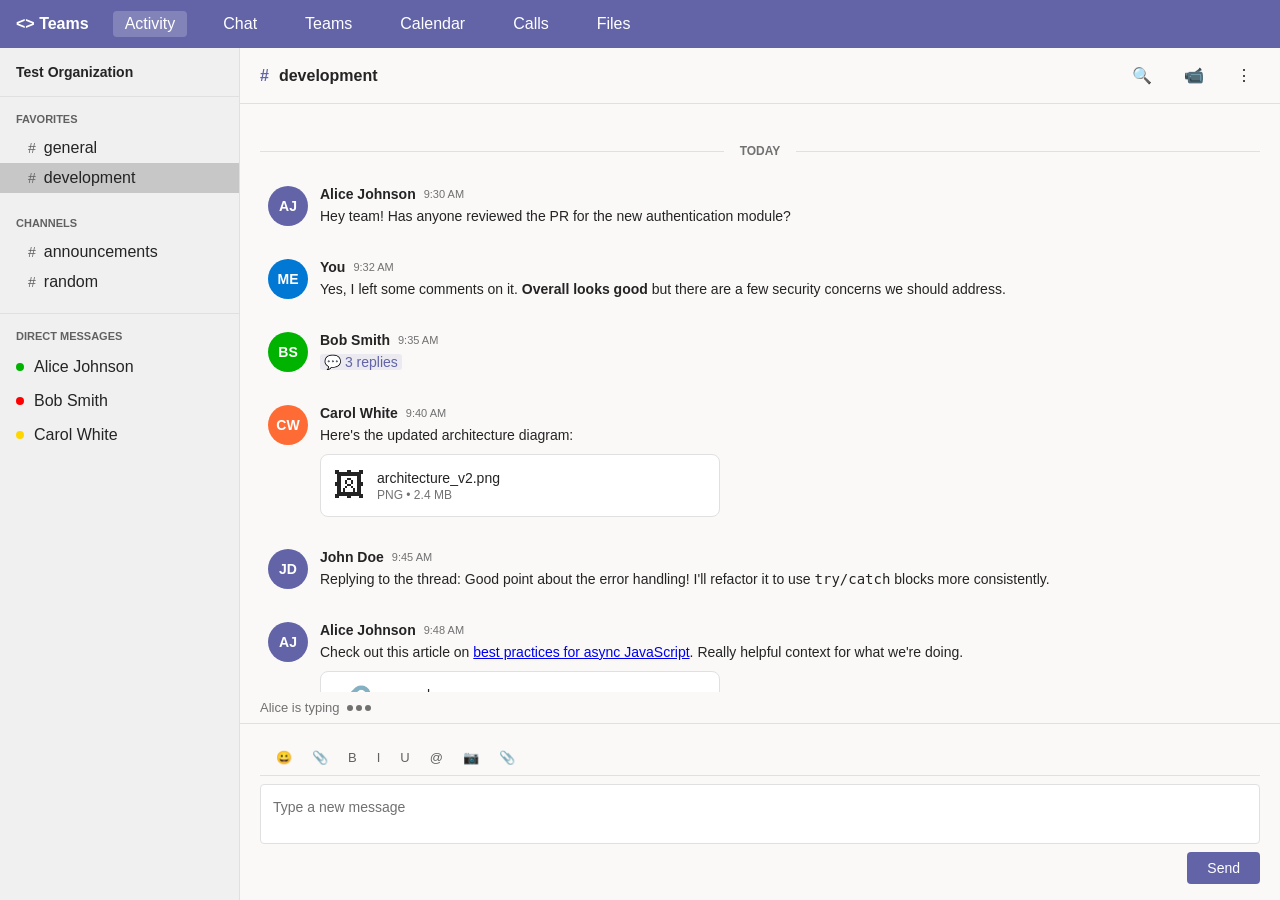
<file: test/test_pages/teams_mock.html>
<!DOCTYPE html>
<html lang="en">
<head>
  <meta charset="UTF-8">
  <meta name="viewport" content="width=device-width, initial-scale=1.0">
  <title>Microsoft Teams Web - Test Mock</title>
  <style>
    * {
      margin: 0;
      padding: 0;
      box-sizing: border-box;
    }
    
    body {
      font-family: 'Segoe UI', -apple-system, BlinkMacSystemFont, Roboto, sans-serif;
      background: #f5f5f5;
      color: #252424;
      height: 100vh;
      overflow: hidden;
    }
    
    /* Top Navigation Bar */
    .top-nav {
      height: 48px;
      background: #6264a7;
      display: flex;
      align-items: center;
      padding: 0 16px;
      color: white;
    }
    
    .teams-logo {
      font-weight: 600;
      font-size: 16px;
      margin-right: 24px;
    }
    
    .nav-items {
      display: flex;
      gap: 24px;
    }
    
    .nav-item {
      cursor: pointer;
      padding: 4px 12px;
      border-radius: 4px;
    }
    
    .nav-item:hover {
      background: rgba(255,255,255,0.1);
    }
    
    .nav-item.active {
      background: rgba(255,255,255,0.2);
    }
    
    /* Main Layout */
    .app-container {
      display: flex;
      height: calc(100vh - 48px);
    }
    
    /* Left Sidebar (Teams & Channels) */
    .left-sidebar {
      width: 240px;
      background: #f0f0f0;
      border-right: 1px solid #e0e0e0;
      display: flex;
      flex-direction: column;
    }
    
    .team-header {
      padding: 16px;
      border-bottom: 1px solid #e0e0e0;
      font-weight: 600;
      font-size: 14px;
    }
    
    .sidebar-section {
      padding: 8px 0;
    }
    
    .section-header {
      padding: 8px 16px;
      font-size: 11px;
      text-transform: uppercase;
      color: #616161;
      font-weight: 600;
    }
    
    .channel-item {
      padding: 6px 16px 6px 28px;
      cursor: pointer;
      display: flex;
      align-items: center;
      gap: 8px;
    }
    
    .channel-item:hover {
      background: #e0e0e0;
    }
    
    .channel-item.active {
      background: #c7c7c7;
    }
    
    .channel-icon {
      color: #616161;
      font-size: 14px;
    }
    
    .dm-section {
      border-top: 1px solid #e0e0e0;
      margin-top: 8px;
    }
    
    .dm-item {
      padding: 8px 16px;
      cursor: pointer;
      display: flex;
      align-items: center;
      gap: 10px;
    }
    
    .dm-item:hover {
      background: #e0e0e0;
    }
    
    .presence-indicator {
      width: 8px;
      height: 8px;
      border-radius: 50%;
      background: #00b300;
      display: inline-block;
    }
    
    .presence-indicator.away {
      background: #ffd700;
    }
    
    .presence-indicator.busy {
      background: #ff0000;
    }
    
    .presence-indicator.offline {
      background: #808080;
    }
    
    /* Chat Area */
    .chat-container {
      flex: 1;
      display: flex;
      flex-direction: column;
      background: #faf9f8;
    }
    
    /* Chat Header */
    .chat-header {
      height: 56px;
      border-bottom: 1px solid #e0e0e0;
      display: flex;
      align-items: center;
      padding: 0 20px;
      background: #faf9f8;
    }
    
    .chat-title {
      font-weight: 600;
      font-size: 16px;
      display: flex;
      align-items: center;
      gap: 10px;
    }
    
    .chat-type-icon {
      color: #6264a7;
    }
    
    .chat-header-actions {
      margin-left: auto;
      display: flex;
      gap: 16px;
    }
    
    .header-btn {
      padding: 8px;
      cursor: pointer;
      border-radius: 4px;
    }
    
    .header-btn:hover {
      background: #e0e0e0;
    }
    
    /* Messages Area */
    .messages-container {
      flex: 1;
      overflow-y: auto;
      padding: 20px;
    }
    
    .message-group {
      display: flex;
      gap: 12px;
      margin-bottom: 16px;
      padding: 8px;
      border-radius: 4px;
    }
    
    .message-group:hover {
      background: #f3f2f1;
    }
    
    .avatar {
      width: 40px;
      height: 40px;
      border-radius: 50%;
      background: #6264a7;
      display: flex;
      align-items: center;
      justify-content: center;
      color: white;
      font-weight: 600;
      font-size: 14px;
      flex-shrink: 0;
    }
    
    .avatar.self {
      background: #0078d4;
    }
    
    .message-content {
      flex: 1;
    }
    
    .message-header {
      display: flex;
      align-items: center;
      gap: 8px;
      margin-bottom: 4px;
    }
    
    .message-author {
      font-weight: 600;
      font-size: 14px;
      color: #252424;
    }
    
    .message-timestamp {
      font-size: 11px;
      color: #717171;
    }
    
    .ui-chat__messagecontent {
      font-size: 14px;
      line-height: 1.5;
      color: #252424;
    }
    
    .ui-chat__messagecontent strong {
      font-weight: 700;
    }
    
    .ui-chat__messagecontent em {
      font-style: italic;
    }
    
    /* Rich Text Content */
    .mention {
      color: #6264a7;
      background: rgba(98, 100, 167, 0.1);
      padding: 0 4px;
      border-radius: 3px;
      font-weight: 500;
    }
    
    .attachment-card {
      margin-top: 8px;
      padding: 12px;
      background: white;
      border: 1px solid #e0e0e0;
      border-radius: 8px;
      display: flex;
      align-items: center;
      gap: 12px;
      max-width: 400px;
    }
    
    .file-icon {
      font-size: 32px;
    }
    
    .file-info {
      flex: 1;
    }
    
    .file-name {
      font-weight: 500;
      font-size: 14px;
    }
    
    .file-meta {
      font-size: 12px;
      color: #717171;
      margin-top: 2px;
    }
    
    /* Reply / Thread indicator */
    .thread-indicator {
      margin-top: 8px;
      padding: 8px 12px;
      background: #f3f2f1;
      border-radius: 4px;
      display: flex;
      align-items: center;
      gap: 8px;
      font-size: 12px;
      color: #6264a7;
      cursor: pointer;
    }
    
    .thread-indicator:hover {
      background: #e0e0e0;
    }
    
    /* Typing Indicator */
    .ui-chat__typing-indicator {
      padding: 8px 20px;
      font-size: 13px;
      color: #717171;
      display: flex;
      align-items: center;
      gap: 8px;
    }
    
    .typing-dots {
      display: flex;
      gap: 3px;
    }
    
    .typing-dot {
      width: 6px;
      height: 6px;
      background: #717171;
      border-radius: 50%;
      animation: typing 1.4s infinite;
    }
    
    .typing-dot:nth-child(2) { animation-delay: 0.2s; }
    .typing-dot:nth-child(3) { animation-delay: 0.4s; }
    
    @keyframes typing {
      0%, 60%, 100% { transform: scale(0.5); opacity: 0.5; }
      30% { transform: scale(1); opacity: 1; }
    }
    
    /* Input Area with CKEditor Simulation */
    .input-area-container {
      border-top: 1px solid #e0e0e0;
      padding: 16px 20px;
      background: #faf9f8;
    }
    
    .input-toolbar {
      display: flex;
      gap: 4px;
      padding: 4px 8px;
      border-bottom: 1px solid #e0e0e0;
      margin-bottom: 8px;
    }
    
    .toolbar-btn {
      padding: 6px 8px;
      cursor: pointer;
      border-radius: 4px;
      font-size: 13px;
      color: #616161;
    }
    
    .toolbar-btn:hover {
      background: #e0e0e0;
    }
    
    .ckeditor-editor {
      min-height: 60px;
      max-height: 200px;
      overflow-y: auto;
      padding: 12px;
      background: white;
      border: 1px solid #e0e0e0;
      border-radius: 4px;
      font-size: 14px;
      line-height: 1.5;
    }
    
    .ckeditor-editor:focus {
      outline: none;
      border-color: #6264a7;
    }
    
    .ckeditor-editor:empty:before {
      content: "Type a new message";
      color: #717171;
    }
    
    /* Send Button */
    .send-button-container {
      display: flex;
      justify-content: flex-end;
      margin-top: 8px;
    }
    
    .send-btn {
      padding: 8px 20px;
      background: #6264a7;
      color: white;
      border: none;
      border-radius: 4px;
      cursor: pointer;
      font-size: 14px;
      font-weight: 500;
    }
    
    .send-btn:hover {
      background: #5a5c9c;
    }
    
    .send-btn:disabled {
      background: #c7c7c7;
      cursor: not-allowed;
    }
    
    /* Right Panel (Show/Hide for thread view) */
    .right-panel {
      width: 300px;
      border-left: 1px solid #e0e0e0;
      background: #faf9f8;
      display: none;
    }
    
    .right-panel.active {
      display: block;
    }
    
    /* Thread Reply Section */
    .thread-replies {
      margin-left: 52px;
      margin-top: 8px;
      padding-left: 12px;
      border-left: 3px solid #e0e0e0;
    }
    
    .reply-message {
      padding: 8px 0;
      font-size: 13px;
    }
    
    .reply-author {
      font-weight: 600;
      margin-right: 6px;
    }
    
    /* Meeting Chat Header */
    .meeting-chat-banner {
      background: #6264a7;
      color: white;
      padding: 8px 20px;
      font-size: 13px;
      display: none;
    }
    
    .meeting-chat-banner.active {
      display: block;
    }
    
    /* Status Indicators */
    .status-indicator {
      display: inline-flex;
      align-items: center;
      gap: 6px;
      font-size: 12px;
      color: #00b300;
    }
    
    /* Date Separator */
    .date-separator {
      display: flex;
      align-items: center;
      justify-content: center;
      margin: 20px 0;
    }
    
    .date-separator-line {
      flex: 1;
      height: 1px;
      background: #e0e0e0;
    }
    
    .date-separator-text {
      padding: 0 16px;
      font-size: 12px;
      color: #717171;
      font-weight: 600;
      text-transform: uppercase;
    }
  </style>
</head>
<body>
  <div class="top-nav">
    <div class="teams-logo">&lt;&gt; Teams</div>
    <div class="nav-items">
      <div class="nav-item active">Activity</div>
      <div class="nav-item">Chat</div>
      <div class="nav-item">Teams</div>
      <div class="nav-item">Calendar</div>
      <div class="nav-item">Calls</div>
      <div class="nav-item">Files</div>
    </div>
  </div>
  
  <div class="app-container">
    <!-- Left Sidebar -->
    <div class="left-sidebar">
      <div class="team-header" data-tid="team-channel-name">Test Organization</div>
      
      <div class="sidebar-section">
        <div class="section-header">Favorites</div>
        <div class="channel-item">
          <span class="channel-icon">#</span>
          <span>general</span>
        </div>
        <div class="channel-item active">
          <span class="channel-icon">#</span>
          <span>development</span>
        </div>
      </div>
      
      <div class="sidebar-section">
        <div class="section-header">Channels</div>
        <div class="channel-item">
          <span class="channel-icon">#</span>
          <span>announcements</span>
        </div>
        <div class="channel-item">
          <span class="channel-icon">#</span>
          <span>random</span>
        </div>
      </div>
      
      <div class="sidebar-section dm-section">
        <div class="section-header">Direct Messages</div>
        <div class="dm-item">
          <span class="presence-indicator"></span>
          <span>Alice Johnson</span>
        </div>
        <div class="dm-item">
          <span class="presence-indicator busy"></span>
          <span>Bob Smith</span>
        </div>
        <div class="dm-item">
          <span class="presence-indicator away"></span>
          <span>Carol White</span>
        </div>
      </div>
    </div>
    
    <!-- Chat Container -->
    <div class="chat-container" data-tid="chat-list">
      <!-- Meeting Chat Banner -->
      <div class="meeting-chat-banner" data-tid="meeting-chat">
        &#128267; Meeting chat: "Weekly Standup" - 12 participants
      </div>
      
      <!-- Chat Header -->
      <div class="chat-header" data-tid="team-header">
        <div class="chat-title">
          <span class="chat-type-icon">#</span>
          <span data-tid="chat-title">development</span>
        </div>
        <div class="chat-header-actions">
          <div class="header-btn">&#128269;</div>
          <div class="header-btn">&#128249;</div>
          <div class="header-btn">&#8942;</div>
        </div>
      </div>
      
      <!-- Messages Area -->
      <div class="messages-container">
        <!-- Date Separator -->
        <div class="date-separator">
          <div class="date-separator-line"></div>
          <div class="date-separator-text">Today</div>
          <div class="date-separator-line"></div>
        </div>
        
        <!-- Message 1: Regular message from Alice -->
        <div class="message-group" data-tid="message" data-message-id="msg-001">
          <div class="avatar">AJ</div>
          <div class="message-content">
            <div class="message-header">
              <span class="message-author" data-tid="message-author-name">Alice Johnson</span>
              <span class="message-timestamp" data-tid="message-timestamp">9:30 AM</span>
            </div>
            <div class="ui-chat__messagecontent">
              Hey team! Has anyone reviewed the PR for the new authentication module?
            </div>
          </div>
        </div>
        
        <!-- Message 2: Self message -->
        <div class="message-group" data-tid="message" data-message-id="msg-002" data-tid="message-from-me">
          <div class="avatar self">ME</div>
          <div class="message-content" data-tid="message-from-me">
            <div class="message-header">
              <span class="message-author" data-tid="message-author-name">You</span>
              <span class="message-timestamp" data-tid="message-timestamp">9:32 AM</span>
            </div>
            <div class="ui-chat__messagecontent">
              Yes, I left some comments on it. <strong>Overall looks good</strong> but there are a few security concerns we should address.
            </div>
          </div>
        </div>
        
        <!-- Message 3: Bob with rich text and mention -->
        <div class="message-group" data-tid="message" data-message-id="msg-003">
          <div class="avatar" style="background: #00b300;">BS</div>
          <div class="message-content">
            <div class="message-header">
              <span class="message-author" data-tid="message-author-name">Bob Smith</span>
              <span class="message-timestamp" data-tid="message-timestamp">9:35 AM</span>
            </div>
            <div class="ui-chat__messagecontent">
              <span class="mention" data-tid="mention'>@John Doe</span> - Could you take a look at the thread implementation? The <em>async/await pattern</em> might need some <strong>refactoring</strong> for better error handling.
            </div>
            <!-- Thread indicator -->
            <div class="thread-indicator" data-tid="thread-indicator">
              &#128172; 3 replies
            </div>
          </div>
        </div>
        
        <!-- Message 4: Message with file attachment -->
        <div class="message-group" data-tid="message" data-message-id="msg-004">
          <div class="avatar" style="background: #ff6b35;">CW</div>
          <div class="message-content">
            <div class="message-header">
              <span class="message-author" data-tid="message-author-name">Carol White</span>
              <span class="message-timestamp" data-tid="message-timestamp">9:40 AM</span>
            </div>
            <div class="ui-chat__messagecontent">
              Here's the updated architecture diagram:
            </div>
            <div class="attachment-card" data-tid="attachment-card" data-filename="architecture_v2.png" data-filetype="image">
              <div class="file-icon">&#128444;</div>
              <div class="file-info">
                <div class="file-name">architecture_v2.png</div>
                <div class="file-meta">PNG • 2.4 MB</div>
              </div>
            </div>
          </div>
        </div>
        
        <!-- Message 5: Thread reply -->
        <div class="message-group" data-tid="message" data-message-id="msg-005" data-tid="thread-message" data-thread-id="thread-001">
          <div class="avatar" style="background: #6264a7;">JD</div>
          <div class="message-content">
            <div class="message-header">
              <span class="message-author" data-tid="message-author-name">John Doe</span>
              <span class="message-timestamp" data-tid="message-timestamp">9:45 AM</span>
            </div>
            <div class="ui-chat__messagecontent" data-tid="thread-container" data-thread-id="thread-001">
              Replying to the thread: Good point about the error handling! I'll refactor it to use <code>try/catch</code> blocks more consistently.
            </div>
          </div>
        </div>
        
        <!-- Message 6: Message with link -->
        <div class="message-group" data-tid="message" data-message-id="msg-006">
          <div class="avatar">AJ</div>
          <div class="message-content">
            <div class="message-header">
              <span class="message-author" data-tid="message-author-name">Alice Johnson</span>
              <span class="message-timestamp" data-tid="message-timestamp">9:48 AM</span>
            </div>
            <div class="ui-chat__messagecontent">
              Check out this article on <a href="https://example.com">best practices for async JavaScript</a>. Really helpful context for what we're doing.
            </div>
            <div class="attachment-card">
              <div class="file-icon">&#128279;</div>
              <div class="file-info">
                <div class="file-name">example.com</div>
                <div class="file-meta">Async JavaScript Best Practices</div>
              </div>
            </div>
          </div>
        </div>
      </div>
      
      <!-- Typing Indicator -->
      <div class="ui-chat__typing-indicator" data-tid="chat-list">
        <span>Alice is typing</span>
        <div class="typing-dots">
          <div class="typing-dot"></div>
          <div class="typing-dot"></div>
          <div class="typing-dot"></div>
        </div>
      </div>
      
      <!-- Input Area - CKEditor Simulation -->
      <div class="input-area-container">
        <div class="input-toolbar">
          <div class="toolbar-btn">&#128512;</div>
          <div class="toolbar-btn">&#128206;</div>
          <div class="toolbar-btn">B</div>
          <div class="toolbar-btn">I</div>
          <div class="toolbar-btn">U</div>
          <div class="toolbar-btn">@</div>
          <div class="toolbar-btn">&#128247;</div>
          <div class="toolbar-btn">&#128206;</div>
        </div>
        <div class="ckeditor-editor" data-tid="ckeditor" contenteditable="true" id="teams-editor"></div>
        <div class="send-button-container">
          <button class="send-btn" data-tid="send-message-button" onclick="sendTestMessage()">Send</button>
        </div>
      </div>
    </div>
    
    <!-- Right Panel (Thread View - Hidden by default) -->
    <div class="right-panel" id="thread-panel">
      <div class="chat-header">
        <div class="chat-title">Thread</div>
        <div class="header-btn" onclick="toggleThreadPanel()">&#10005;</div>
      </div>
      <div class="messages-container" style="padding: 16px;">
        <!-- Original message in thread -->
        <div class="message-group" style="margin-bottom: 16px;">
          <div class="avatar" style="background: #00b300;">BS</div>
          <div class="message-content">
            <div class="message-header">
              <span class="message-author">Bob Smith</span>
              <span class="message-timestamp">9:35 AM</span>
            </div>
            <div class="ui-chat__messagecontent">
              <em>Original message starting the thread...</em>
            </div>
          </div>
        </div>
        
        <div class="thread-replies">
          <div class="reply-message">
            <span class="reply-author">John:</span>
            Good point about the error handling!
          </div>
          <div class="reply-message">
            <span class="reply-author">Alice:</span>
            I agree, maybe we should also add logging?
          </div>
        </div>
      </div>
    </div>
  </div>
  
  <script>
    // Mock functionality for testing
    function sendTestMessage() {
      const editor = document.getElementById('teams-editor');
      const text = editor.innerText.trim();
      
      if (!text) return;
      
      // In a real extension, this would trigger the content script
      console.log('[Teams Mock] Sending message:', text);
      alert('Message would be sent: ' + text);
      
      // Clear the editor
      editor.innerHTML = '';
    }
    
    function toggleThreadPanel() {
      const panel = document.getElementById('thread-panel');
      panel.classList.toggle('active');
    }
    
    // Simulate adding messages dynamically (for testing observer)
    setInterval(() => {
      if (Math.random() > 0.95) {
        console.log('[Teams Mock] Simulating new message arrival...');
      }
    }, 5000);
    
    // Console hint for testers
    console.log('%c[Teams Mock Page]', 'color: #6264a7; font-weight: bold;', 'MS Teams Web mock loaded. This simulates the Teams interface for testing the UniversalChatbot extension.');
    console.log('To test the content script, check for:');
    console.log('  - Chat container: [data-tid="chat-list"]');
    console.log('  - Messages: [data-tid="message"]');
    console.log('  - Input: [data-tid="ckeditor"] (contenteditable)');
    console.log('  - Send button: [data-tid="send-message-button"]');
  </script>
</body>
</html>
</file>
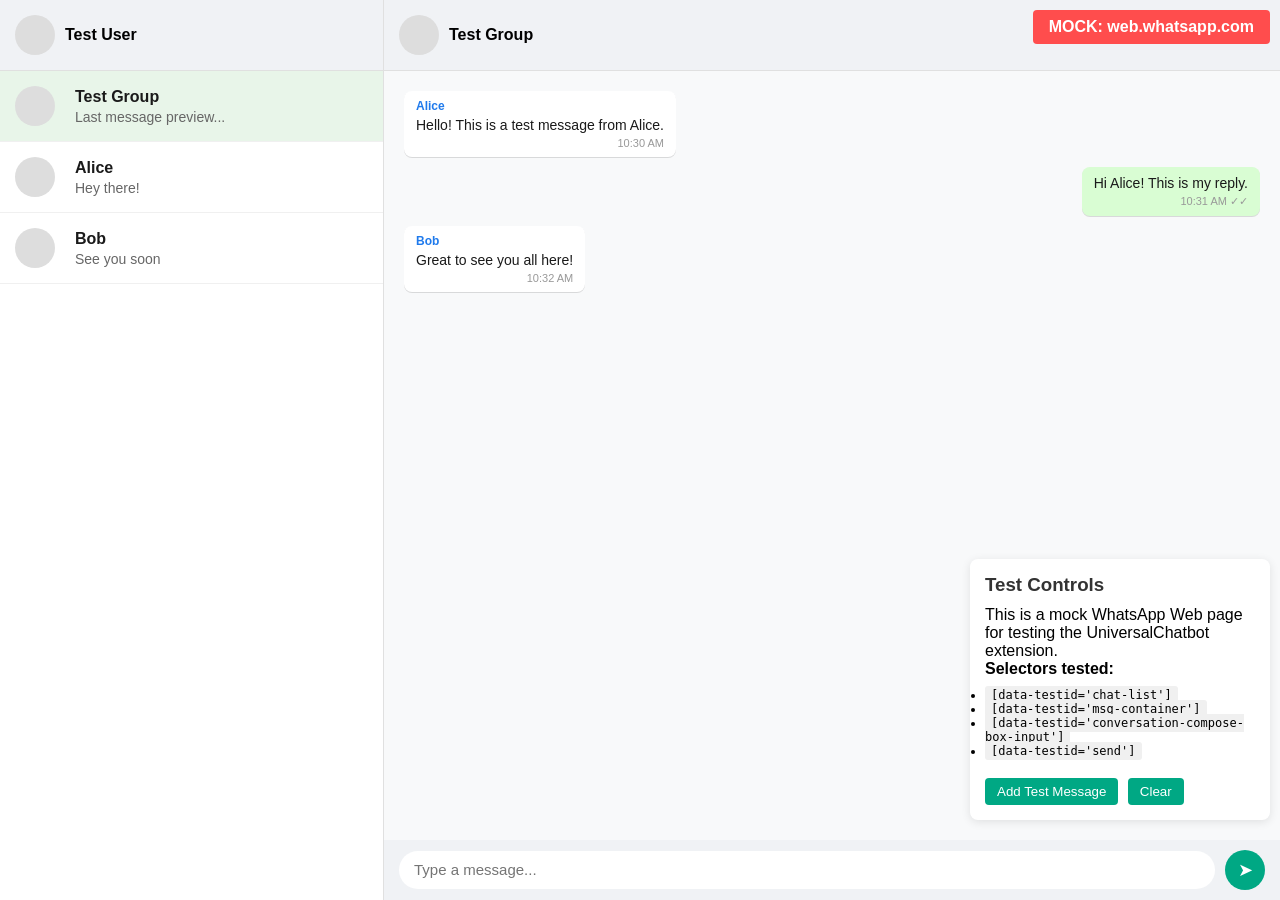
<file: test/test_pages/whatsapp_mock.html>
<!DOCTYPE html>
<html lang="en">
<head>
    <meta charset="UTF-8">
    <meta name="viewport" content="width=device-width, initial-scale=1.0">
    <title>WhatsApp Web - Mock Test Page</title>
    <style>
        * {
            margin: 0;
            padding: 0;
            box-sizing: border-box;
        }
        
        body {
            font-family: -apple-system, BlinkMacSystemFont, "Segoe UI", Roboto, Helvetica, Arial, sans-serif;
            background: #f0f2f5;
            height: 100vh;
            display: flex;
        }
        
        .sidebar {
            width: 30%;
            background: #fff;
            border-right: 1px solid #e0e0e0;
            display: flex;
            flex-direction: column;
        }
        
        .sidebar-header {
            background: #f0f2f5;
            padding: 15px;
            display: flex;
            align-items: center;
            border-bottom: 1px solid #e0e0e0;
        }
        
        .profile-pic {
            width: 40px;
            height: 40px;
            border-radius: 50%;
            background: #ddd;
            margin-right: 10px;
        }
        
        .chat-list {
            flex: 1;
            overflow-y: auto;
        }
        
        .chat-item {
            padding: 15px;
            display: flex;
            align-items: center;
            cursor: pointer;
            border-bottom: 1px solid #f0f0f0;
        }
        
        .chat-item:hover {
            background: #f5f5f5;
        }
        
        .chat-item.active {
            background: #e8f5e9;
        }
        
        .chat-info {
            flex: 1;
            margin-left: 10px;
        }

        /* Simulate data-testid='chat-list' */
        [data-testid="chat-list"] {
            flex: 1;
        }
        
        .chat-name {
            font-weight: 600;
            color: #1a1a1a;
        }
        
        .chat-preview {
            font-size: 14px;
            color: #666;
            margin-top: 3px;
        }
        
        .main-chat {
            flex: 1;
            display: flex;
            flex-direction: column;
            background: url('data:image/svg+xml,<svg xmlns="http://www.w3.org/2000/svg" width="200" height="200"><rect fill="%23f8f9fa" width="200" height="200"/></svg>');
        }
        
        .chat-header {
            background: #f0f2f5;
            padding: 15px;
            display: flex;
            align-items: center;
            border-bottom: 1px solid #e0e0e0;
        }
        
        .chat-messages {
            flex: 1;
            overflow-y: auto;
            padding: 20px;
            display: flex;
            flex-direction: column;
        }
        
        /* WhatsApp-style message with data-testid */
        [data-testid="msg-container"] {
            max-width: 70%;
            padding: 8px 12px;
            border-radius: 8px;
            margin-bottom: 10px;
            position: relative;
        }
        
        .message-in {
            background: #fff;
            align-self: flex-start;
            box-shadow: 0 1px 0.5px rgba(0,0,0,0.13);
        }
        
        .message-out {
            background: #d9fdd3;
            align-self: flex-end;
            box-shadow: 0 1px 0.5px rgba(0,0,0,0.13);
        }
        
        .message-sender {
            font-size: 12px;
            color: #1f7aec;
            margin-bottom: 4px;
            font-weight: 600;
        }
        
        .message-text {
            font-size: 14px;
            color: #1a1a1a;
            word-wrap: break-word;
        }
        
        /* WhatsApp-style selectable-text class */
        .selectable-text {
            user-select: text;
        }
        
        .message-meta {
            font-size: 11px;
            color: #999;
            text-align: right;
            margin-top: 4px;
        }
        
        .chat-input {
            background: #f0f2f5;
            padding: 10px 15px;
            display: flex;
            align-items: center;
        }
        
        .input-container {
            flex: 1;
            background: #fff;
            border-radius: 20px;
            padding: 10px 15px;
        }
        
        /* WhatsApp-style input with data-testid */
        [data-testid="conversation-compose-box-input"] {
            width: 100%;
            border: none;
            outline: none;
            font-size: 15px;
            font-family: inherit;
        }
        
        .send-btn {
            width: 40px;
            height: 40px;
            border-radius: 50%;
            background: #00a884;
            border: none;
            margin-left: 10px;
            cursor: pointer;
            display: flex;
            align-items: center;
            justify-content: center;
        }
        
        /* WhatsApp-style send button with data-testid */
        [data-testid="send"] {
            color: #fff;
            font-size: 18px;
        }
        
        .platform-label {
            position: fixed;
            top: 10px;
            right: 10px;
            background: #ff4d4d;
            color: #fff;
            padding: 8px 16px;
            border-radius: 4px;
            font-weight: bold;
            z-index: 1000;
        }
        
        .instructions {
            position: fixed;
            bottom: 80px;
            right: 10px;
            background: #fff;
            padding: 15px;
            border-radius: 8px;
            box-shadow: 0 2px 10px rgba(0,0,0,0.1);
            max-width: 300px;
            z-index: 1000;
        }
        
        .instructions h3 {
            margin-bottom: 10px;
            color: #333;
        }
        
        .instructions code {
            background: #f0f0f0;
            padding: 2px 6px;
            border-radius: 3px;
            font-size: 12px;
        }
        
        .instructions button {
            margin-top: 10px;
            margin-right: 5px;
            padding: 6px 12px;
            border: none;
            background: #00a884;
            color: #fff;
            border-radius: 4px;
            cursor: pointer;
        }
        
        .instructions button:hover {
            background: #008f70;
        }
    </style>
</head>
<body>
    <div class="platform-label">MOCK: web.whatsapp.com</div>
    
    <div class="sidebar">
        <div class="sidebar-header">
            <div class="profile-pic"></div>
            <span style="font-weight: 600;">Test User</span>
        </div>
        <div data-testid="chat-list" class="chat-list">
            <div class="chat-item active">
                <div class="profile-pic"></div>
                <div class="chat-info">
                    <div class="chat-name">Test Group</div>
                    <div class="chat-preview">Last message preview...</div>
                </div>
            </div>
            <div class="chat-item">
                <div class="profile-pic"></div>
                <div class="chat-info">
                    <div class="chat-name">Alice</div>
                    <div class="chat-preview">Hey there!</div>
                </div>
            </div>
            <div class="chat-item">
                <div class="profile-pic"></div>
                <div class="chat-info">
                    <div class="chat-name">Bob</div>
                    <div class="chat-preview">See you soon</div>
                </div>
            </div>
        </div>
    </div>
    
    <div class="main-chat">
        <div class="chat-header">
            <div class="profile-pic"></div>
            <span style="font-weight: 600;">Test Group</span>
        </div>
        
        <div class="chat-messages" id="chatMessages">
            <!-- Incoming message -->
            <div data-testid="msg-container" class="message-in" data-id="msg1">
                <div class="message-sender">Alice</div>
                <div class="message-text selectable-text">Hello! This is a test message from Alice.</div>
                <div class="message-meta">10:30 AM</div>
            </div>
            
            <!-- Outgoing message -->
            <div data-testid="msg-container" class="message-out" data-id="msg2">
                <div class="message-text selectable-text">Hi Alice! This is my reply.</div>
                <div class="message-meta">10:31 AM ✓✓</div>
            </div>
            
            <!-- Incoming message -->
            <div data-testid="msg-container" class="message-in" data-id="msg3">
                <div class="message-sender">Bob</div>
                <div class="message-text selectable-text">Great to see you all here!</div>
                <div class="message-meta">10:32 AM</div>
            </div>
        </div>
        
        <div class="chat-input">
            <div class="input-container">
                <input type="text" data-testid="conversation-compose-box-input" placeholder="Type a message...">
            </div>
            <button class="send-btn" data-testid="send" onclick="sendTestMessage()">
                <span>➤</span>
            </button>
        </div>
    </div>
    
    <div class="instructions">
        <h3>Test Controls</h3>
        <p>This is a mock WhatsApp Web page for testing the UniversalChatbot extension.</p>
        <p><strong>Selectors tested:</strong></p>
        <ul style="font-size: 12px; margin: 10px 0;">
            <li><code>[data-testid='chat-list']</code></li>
            <li><code>[data-testid='msg-container']</code></li>
            <li><code>[data-testid='conversation-compose-box-input']</code></li>
            <li><code>[data-testid='send']</code></li>
        </ul>
        <button onclick="addTestMessage()">Add Test Message</button>
        <button onclick="clearMessages()">Clear</button>
    </div>
    
    <script>
        const messages = [
            { sender: 'Alice', text: 'How is everyone doing?' },
            { sender: 'Bob', text: 'Working on the new feature!' },
            { sender: 'Alice', text: 'The Discord adapter is almost ready 🎉' },
            { sender: 'Charlie', text: 'Great work team!' },
            { sender: 'Bob', text: 'Let me know when I can test it' },
        ];
        
        let messageIndex = 0;
        
        function addTestMessage() {
            const chatMessages = document.getElementById('chatMessages');
            const msg = messages[messageIndex % messages.length];
            
            const messageEl = document.createElement('div');
            messageEl.setAttribute('data-testid', 'msg-container');
            messageEl.setAttribute('data-id', 'msg_' + Date.now());
            messageEl.className = 'message-in';
            messageEl.innerHTML = `
                <div class="message-sender">${msg.sender}</div>
                <div class="message-text selectable-text">${msg.text}</div>
                <div class="message-meta">${new Date().toLocaleTimeString([], {hour: '2-digit', minute:'2-digit'})}</div>
            `;
            
            chatMessages.appendChild(messageEl);
            chatMessages.scrollTop = chatMessages.scrollHeight;
            messageIndex++;
        }
        
        function clearMessages() {
            const chatMessages = document.getElementById('chatMessages');
            const existing = Array.from(chatMessages.children);
            existing.slice(3).forEach(el => el.remove());
            messageIndex = 0;
        }
        
        function sendTestMessage() {
            const input = document.querySelector('[data-testid="conversation-compose-box-input"]');
            const text = input.value.trim();
            
            if (!text) return;
            
            const chatMessages = document.getElementById('chatMessages');
            const messageEl = document.createElement('div');
            messageEl.setAttribute('data-testid', 'msg-container');
            messageEl.setAttribute('data-id', 'own_' + Date.now());
            messageEl.className = 'message-out';
            messageEl.innerHTML = `
                <div class="message-text selectable-text">${text}</div>
                <div class="message-meta">${new Date().toLocaleTimeString([], {hour: '2-digit', minute:'2-digit'})} ✓</div>
            `;
            
            chatMessages.appendChild(messageEl);
            chatMessages.scrollTop = chatMessages.scrollHeight;
            input.value = '';
        }
        
        // Handle Enter key
        document.querySelector('[data-testid="conversation-compose-box-input"]').addEventListener('keypress', function(e) {
            if (e.key === 'Enter') {
                sendTestMessage();
            }
        });
        
        // Auto-add messages every 10 seconds
        setInterval(() => {
            if (Math.random() > 0.7) {
                addTestMessage();
            }
        }, 10000);
    </script>
</body>
</html>
</file>
